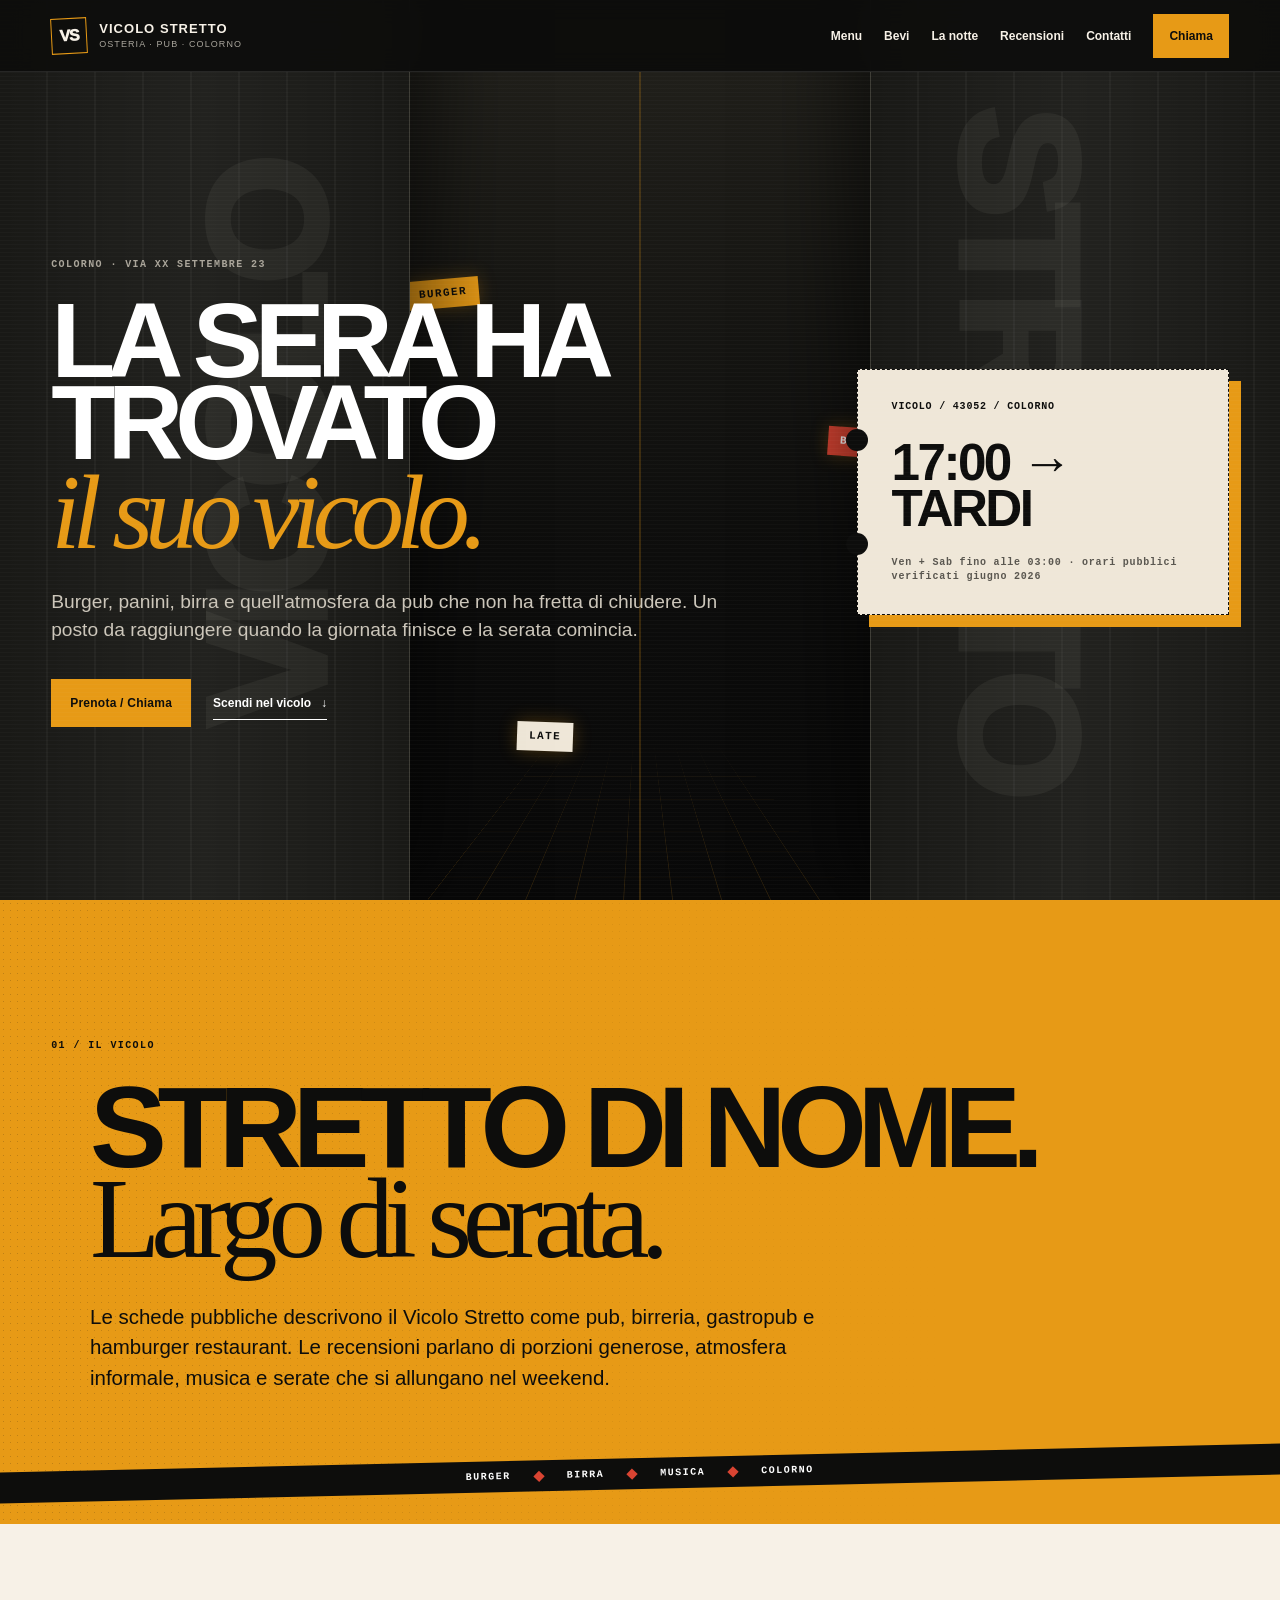
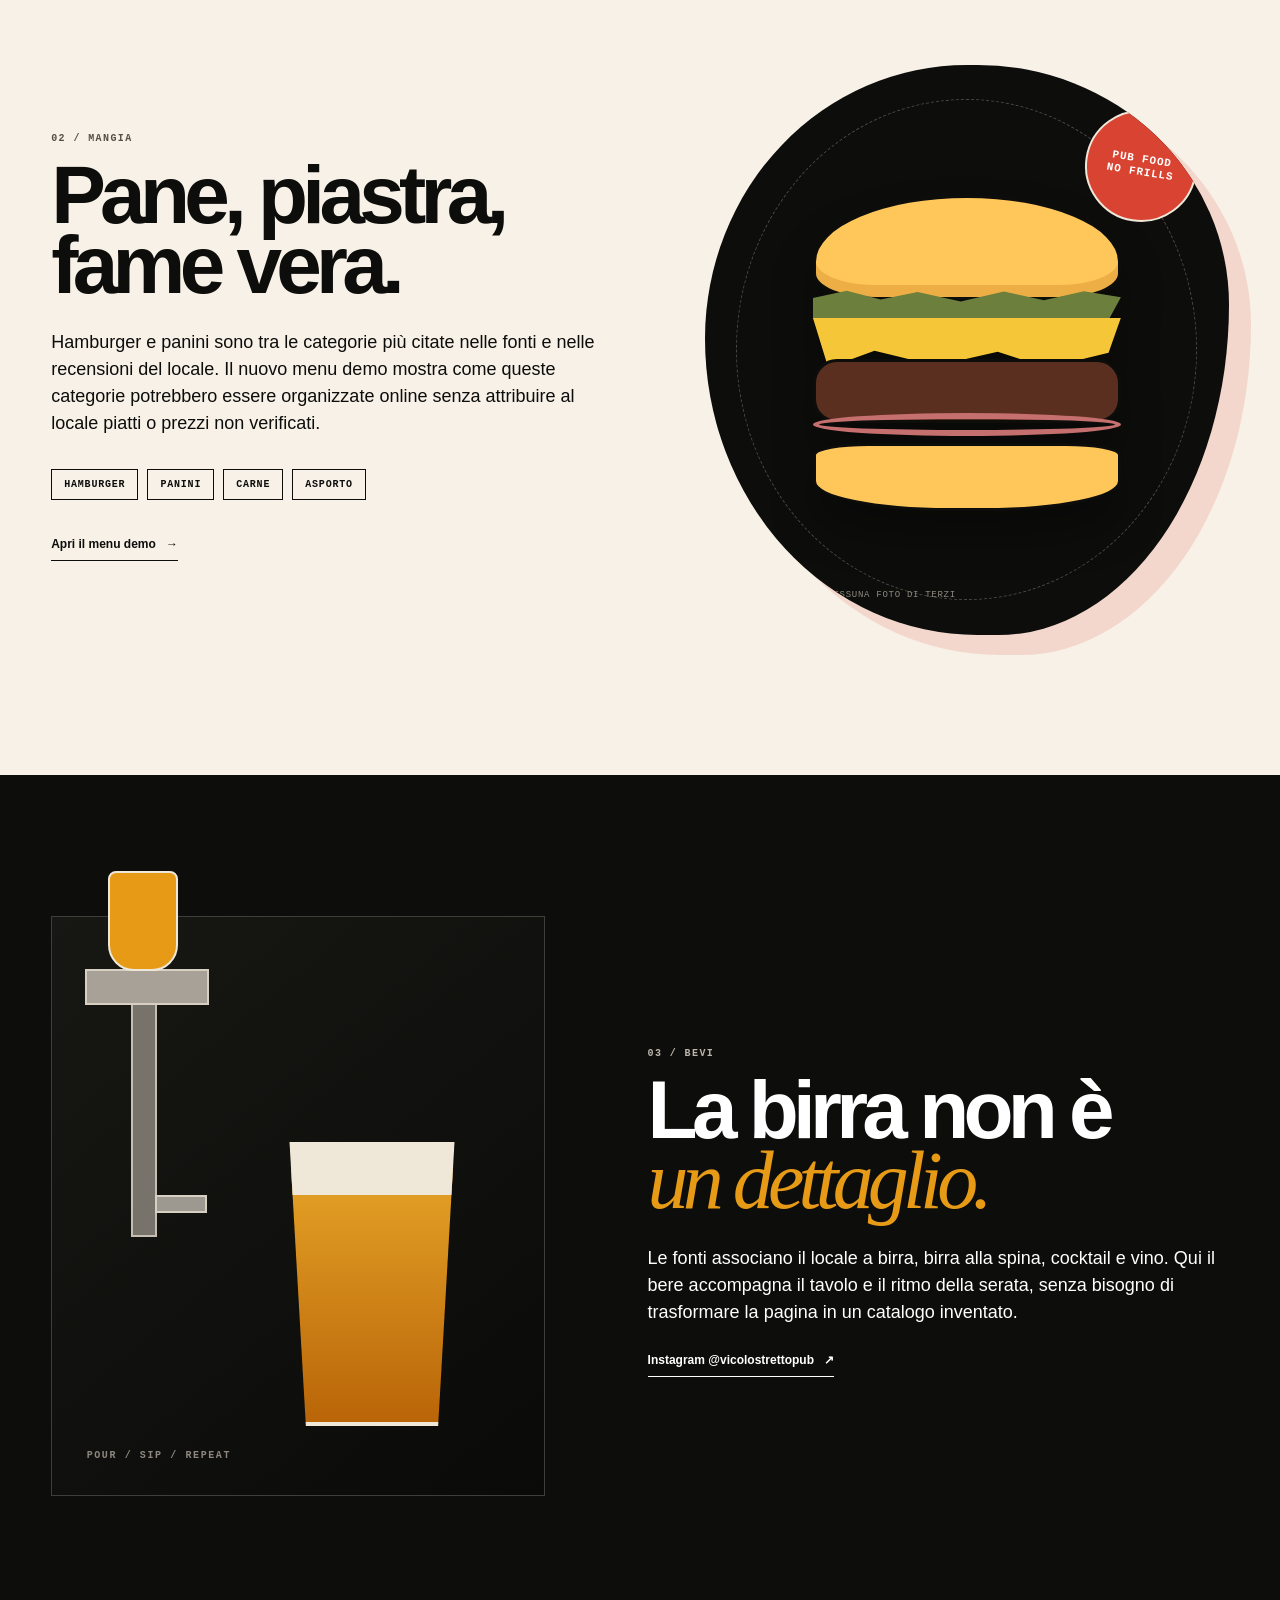
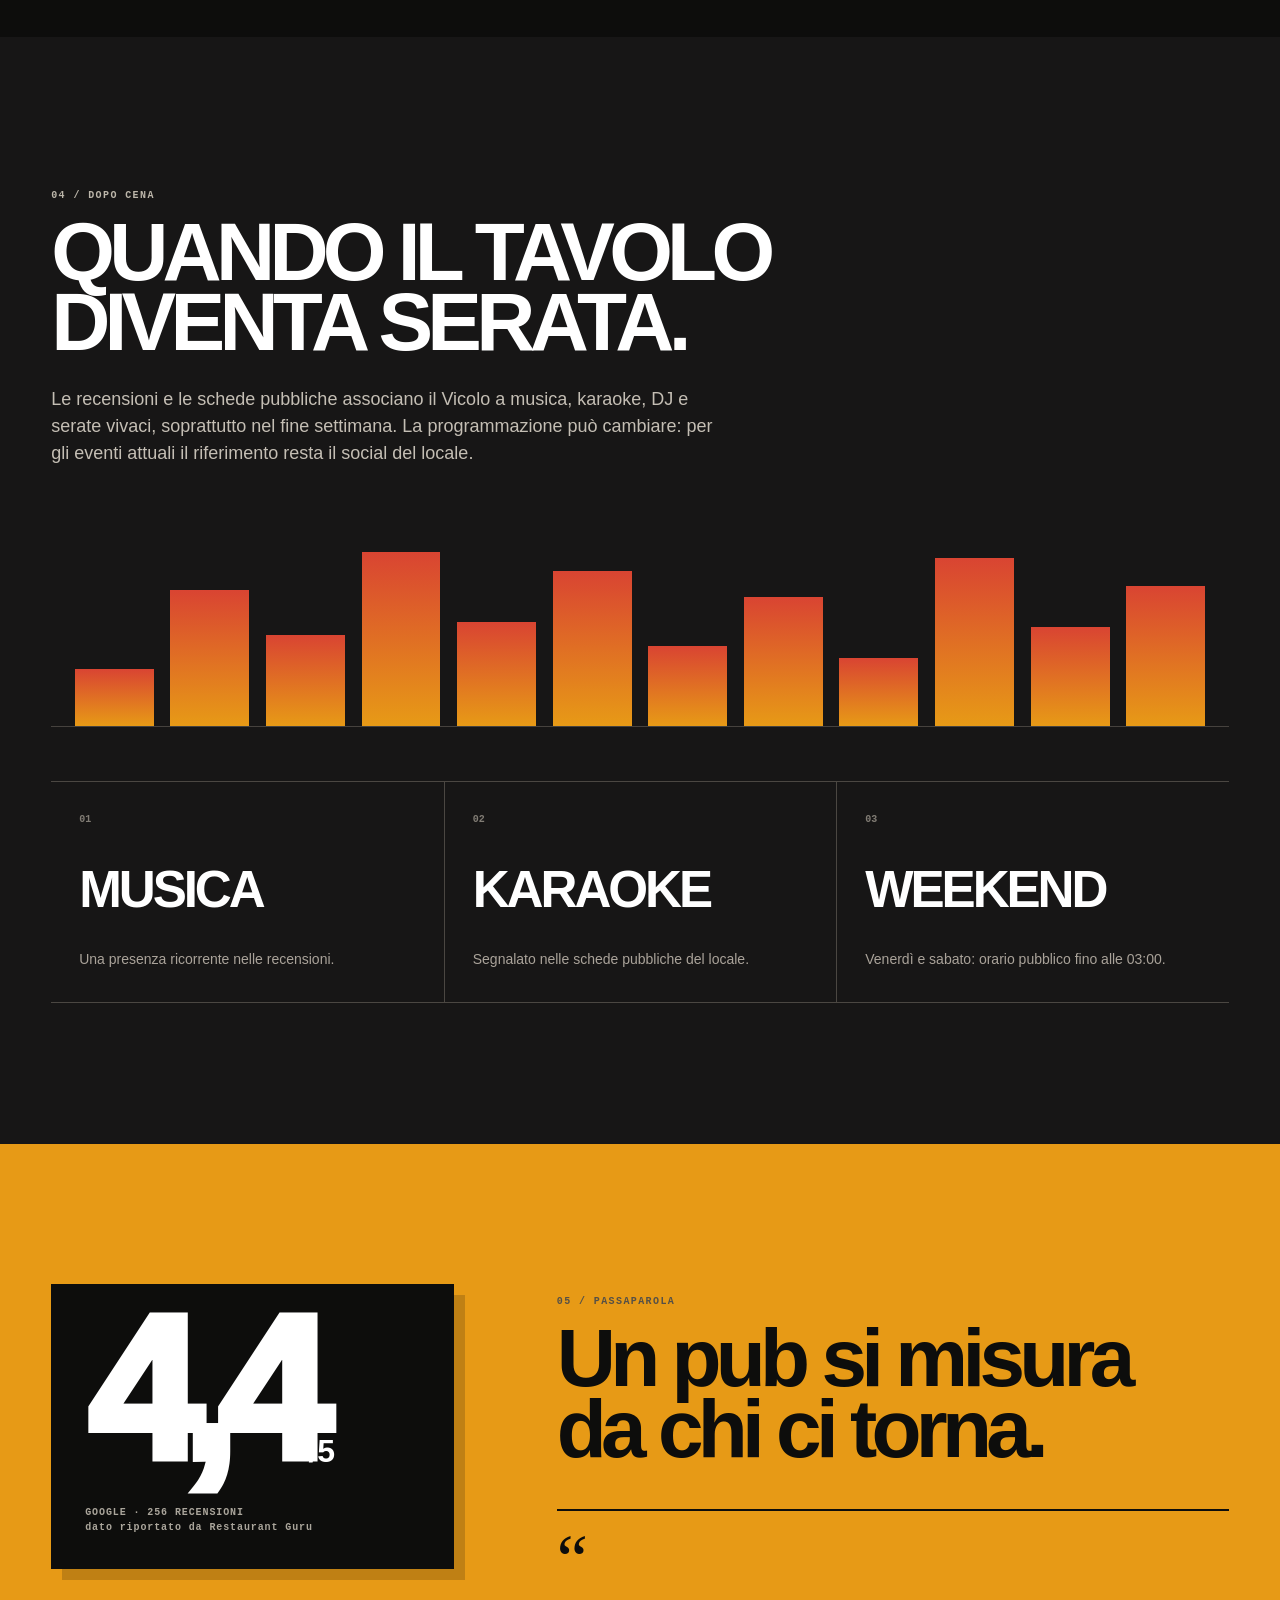
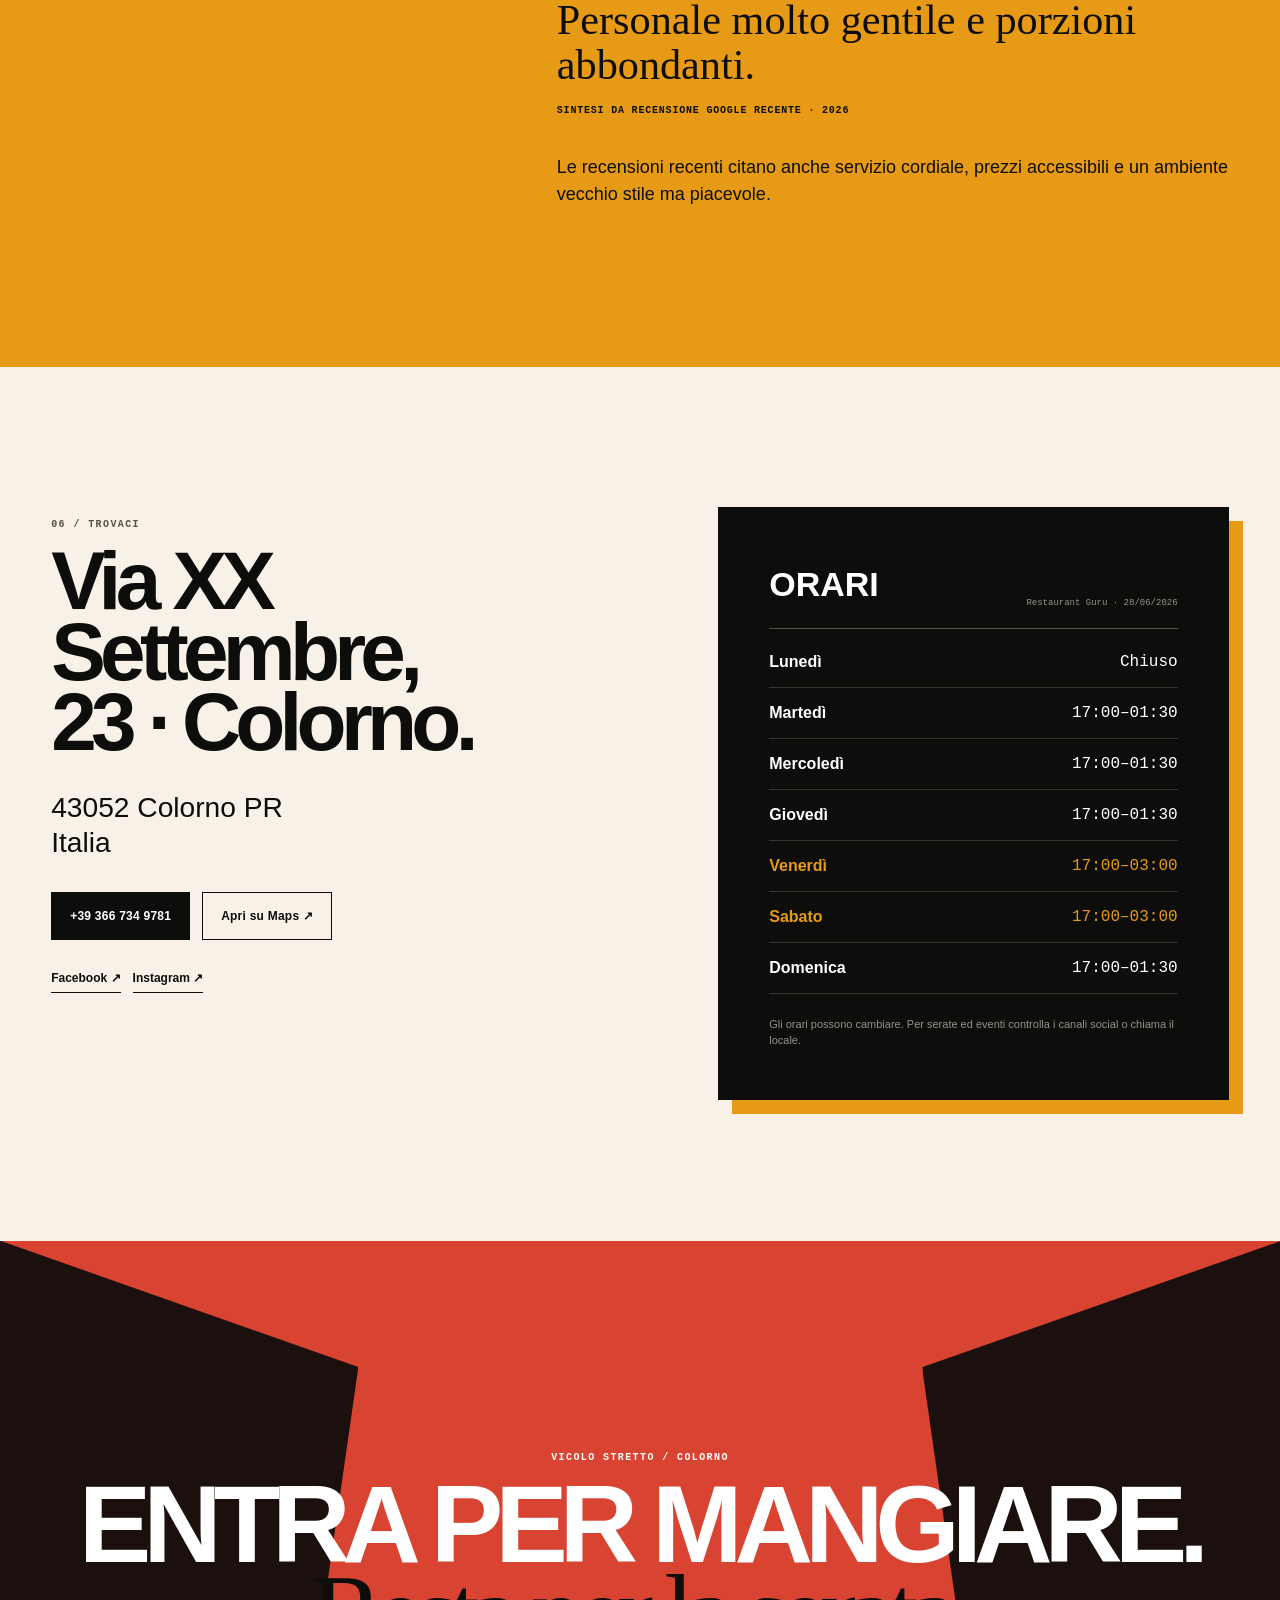
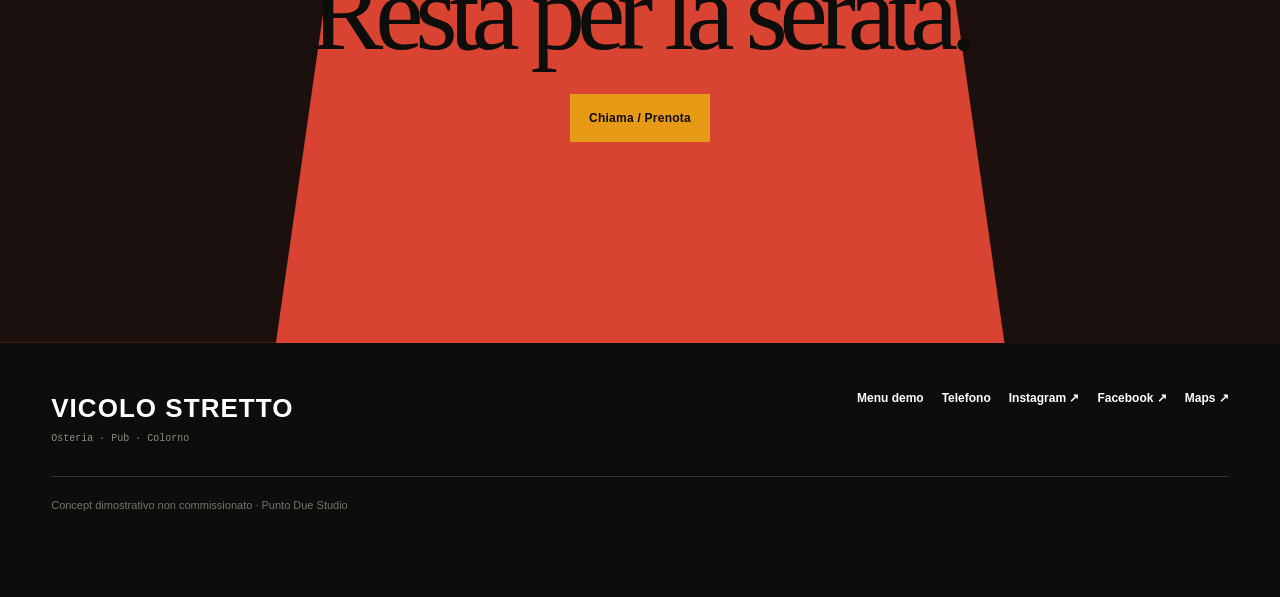
<file: index.html>
<!doctype html>
<html lang="it">
<head>
  <meta charset="utf-8">
  <meta name="viewport" content="width=device-width, initial-scale=1">
  <meta name="theme-color" content="#0d0d0c">
  <title>Osteria del Vicolo Stretto Pub — Colorno</title>
  <meta name="description" content="Concept demo per Osteria del Vicolo Stretto Pub a Colorno: burger, birra, atmosfera da pub e serate fino a tardi.">
  <meta property="og:title" content="Osteria del Vicolo Stretto Pub — Colorno">
  <meta property="og:description" content="La sera ha trovato il suo vicolo. Concept demo per Osteria del Vicolo Stretto Pub.">
  <meta property="og:type" content="website">
  <meta property="og:locale" content="it_IT">
  <meta name="twitter:card" content="summary">
  <link rel="icon" href="assets/favicon.svg" type="image/svg+xml">
  <link rel="stylesheet" href="styles.css">
  <script type="application/ld+json">
  {
    "@context":"https://schema.org",
    "@type":"BarOrPub",
    "name":"Osteria del Vicolo Stretto Pub",
    "description":"Pub e gastropub a Colorno con hamburger, panini, birra e servizio serale.",
    "telephone":"+39 366 734 9781",
    "priceRange":"€10–20",
    "address":{"@type":"PostalAddress","streetAddress":"Via XX Settembre 23","postalCode":"43052","addressLocality":"Colorno","addressRegion":"PR","addressCountry":"IT"},
    "sameAs":["https://www.facebook.com/vicolo.pub/","https://www.instagram.com/vicolostrettopub/"]
  }
  </script>
</head>
<body>
  <a class="skip-link" href="#main">Vai al contenuto</a>
  <header class="site-header" data-header>
    <a class="brand" href="#top" aria-label="Vicolo Stretto, torna all'inizio"><span class="brand-mark">VS</span><span class="brand-copy"><strong>VICOLO STRETTO</strong><small>Osteria · Pub · Colorno</small></span></a>
    <button class="menu-toggle" type="button" data-menu-toggle aria-controls="site-nav" aria-expanded="false"><span class="sr-only">Apri menu</span><i></i><i></i></button>
    <nav class="site-nav" id="site-nav" data-nav aria-label="Navigazione principale"><a href="menu.html">Menu</a><a href="#bevi">Bevi</a><a href="#notte">La notte</a><a href="#recensioni">Recensioni</a><a href="#visita">Contatti</a><a class="nav-cta" href="tel:+393667349781">Chiama</a></nav>
    <div class="scroll-progress" aria-hidden="true"><i data-progress></i></div>
  </header>
  <main id="main">
    <section class="hero" id="top" aria-labelledby="hero-title">
      <div class="wall wall-left" aria-hidden="true"><span>VICOLO</span></div><div class="wall wall-right" aria-hidden="true"><span>STRETTO</span></div>
      <div class="alley" data-alley aria-hidden="true"><div class="alley-lines"></div><div class="sign sign-a">BURGER</div><div class="sign sign-b">BIRRA</div><div class="sign sign-c">LATE</div></div>
      <div class="hero-copy reveal"><p class="kicker">COLORNO · VIA XX SETTEMBRE 23</p><h1 id="hero-title">La sera ha trovato<br><em>il suo vicolo.</em></h1><p class="hero-lead">Burger, panini, birra e quell'atmosfera da pub che non ha fretta di chiudere. Un posto da raggiungere quando la giornata finisce e la serata comincia.</p><div class="hero-actions"><a class="button button-amber" href="tel:+393667349781">Prenota / Chiama</a><a class="ghost-link" href="#mangia">Scendi nel vicolo <span>↓</span></a></div></div>
      <div class="hero-ticket reveal" aria-label="Informazioni rapide"><span class="ticket-hole" aria-hidden="true"></span><p>VICOLO / 43052 / COLORNO</p><strong>17:00 → TARDI</strong><small>Ven + Sab fino alle 03:00 · orari pubblici verificati giugno 2026</small></div>
    </section>
    <section class="manifesto" aria-labelledby="manifesto-title"><div class="manifesto-noise" aria-hidden="true"></div><p class="section-tag">01 / IL VICOLO</p><div class="manifesto-copy reveal"><h2 id="manifesto-title">Stretto di nome.<br><span>Largo di serata.</span></h2><p>Le schede pubbliche descrivono il Vicolo Stretto come pub, birreria, gastropub e hamburger restaurant. Le recensioni parlano di porzioni generose, atmosfera informale, musica e serate che si allungano nel weekend.</p></div><div class="manifesto-rail" aria-hidden="true"><span>BURGER</span><i></i><span>BIRRA</span><i></i><span>MUSICA</span><i></i><span>COLORNO</span></div></section>
    <section class="food" id="mangia" aria-labelledby="food-title"><div class="food-copy reveal"><p class="section-tag dark">02 / MANGIA</p><h2 id="food-title">Pane, piastra,<br>fame vera.</h2><p>Hamburger e panini sono tra le categorie più citate nelle fonti e nelle recensioni del locale. Il nuovo menu demo mostra come queste categorie potrebbero essere organizzate online senza attribuire al locale piatti o prezzi non verificati.</p><div class="pill-row" aria-label="Categorie documentate"><span>Hamburger</span><span>Panini</span><span>Carne</span><span>Asporto</span></div><p style="margin-top:28px"><a class="ghost-link" href="menu.html">Apri il menu demo <span>→</span></a></p></div><div class="burger-stage reveal" aria-hidden="true"><div class="burger"><i class="bun bun-top"></i><i class="lettuce"></i><i class="cheese"></i><i class="patty"></i><i class="onion"></i><i class="bun bun-bottom"></i></div><span class="burger-stamp">PUB FOOD<br>NO FRILLS</span><span class="burger-note">CSS artwork · nessuna foto di terzi</span></div></section>
    <section class="beer" id="bevi" aria-labelledby="beer-title"><div class="beer-art reveal" aria-hidden="true"><div class="tap"><span></span><i></i></div><div class="glass"><span class="foam"></span><span class="liquid"></span></div><div class="beer-copyline">POUR / SIP / REPEAT</div></div><div class="beer-copy reveal"><p class="section-tag light">03 / BEVI</p><h2 id="beer-title">La birra non è<br><em>un dettaglio.</em></h2><p>Le fonti associano il locale a birra, birra alla spina, cocktail e vino. Qui il bere accompagna il tavolo e il ritmo della serata, senza bisogno di trasformare la pagina in un catalogo inventato.</p><a class="ghost-link light-link" href="https://www.instagram.com/vicolostrettopub/" target="_blank" rel="noopener noreferrer">Instagram @vicolostrettopub <span>↗</span></a></div></section>
    <section class="night" id="notte" aria-labelledby="night-title"><div class="night-head reveal"><p class="section-tag light">04 / DOPO CENA</p><h2 id="night-title">Quando il tavolo<br>diventa serata.</h2><p>Le recensioni e le schede pubbliche associano il Vicolo a musica, karaoke, DJ e serate vivaci, soprattutto nel fine settimana. La programmazione può cambiare: per gli eventi attuali il riferimento resta il social del locale.</p></div><div class="equalizer" aria-hidden="true"><i></i><i></i><i></i><i></i><i></i><i></i><i></i><i></i><i></i><i></i><i></i><i></i></div><div class="night-grid"><article class="night-card reveal"><small>01</small><strong>MUSICA</strong><span>Una presenza ricorrente nelle recensioni.</span></article><article class="night-card reveal"><small>02</small><strong>KARAOKE</strong><span>Segnalato nelle schede pubbliche del locale.</span></article><article class="night-card reveal"><small>03</small><strong>WEEKEND</strong><span>Venerdì e sabato: orario pubblico fino alle 03:00.</span></article></div></section>
    <section class="proof" id="recensioni" aria-labelledby="proof-title"><div class="proof-score reveal"><span class="score-main">4,4</span><span class="score-out">/5</span><small>GOOGLE · 256 RECENSIONI<br>dato riportato da Restaurant Guru</small></div><div class="proof-copy reveal"><p class="section-tag dark">05 / PASSAPAROLA</p><h2 id="proof-title">Un pub si misura<br>da chi ci torna.</h2><blockquote><span>“</span><p>Personale molto gentile e porzioni abbondanti.</p><footer>Sintesi da recensione Google recente · 2026</footer></blockquote><p class="proof-note">Le recensioni recenti citano anche servizio cordiale, prezzi accessibili e un ambiente vecchio stile ma piacevole.</p></div></section>
    <section class="visit" id="visita" aria-labelledby="visit-title"><div class="visit-copy reveal"><p class="section-tag dark">06 / TROVACI</p><h2 id="visit-title">Via XX Settembre,<br>23 · Colorno.</h2><address>43052 Colorno PR<br>Italia</address><div class="visit-actions"><a class="button button-ink" href="tel:+393667349781">+39 366 734 9781</a><a class="button button-outline" href="https://www.google.com/maps/search/?api=1&query=Osteria+del+Vicolo+Stretto+Pub+Via+XX+Settembre+23+Colorno" target="_blank" rel="noopener noreferrer">Apri su Maps ↗</a></div><div class="social-row"><a href="https://www.facebook.com/vicolo.pub/" target="_blank" rel="noopener noreferrer">Facebook ↗</a><a href="https://www.instagram.com/vicolostrettopub/" target="_blank" rel="noopener noreferrer">Instagram ↗</a></div></div><aside class="hours-card reveal" aria-label="Orari pubblici verificati"><div class="hours-head"><strong>ORARI</strong><small>Restaurant Guru · 28/06/2026</small></div><dl><div><dt>Lunedì</dt><dd>Chiuso</dd></div><div><dt>Martedì</dt><dd>17:00–01:30</dd></div><div><dt>Mercoledì</dt><dd>17:00–01:30</dd></div><div><dt>Giovedì</dt><dd>17:00–01:30</dd></div><div class="late"><dt>Venerdì</dt><dd>17:00–03:00</dd></div><div class="late"><dt>Sabato</dt><dd>17:00–03:00</dd></div><div><dt>Domenica</dt><dd>17:00–01:30</dd></div></dl><p>Gli orari possono cambiare. Per serate ed eventi controlla i canali social o chiama il locale.</p></aside></section>
    <section class="closing" aria-labelledby="closing-title"><div class="closing-alley" aria-hidden="true"><i></i><i></i></div><div class="closing-copy reveal"><p>VICOLO STRETTO / COLORNO</p><h2 id="closing-title">Entra per mangiare.<br><span>Resta per la serata.</span></h2><a class="button button-amber" href="tel:+393667349781">Chiama / Prenota</a></div></section>
  </main>
  <footer class="site-footer"><div class="footer-brand"><strong>VICOLO STRETTO</strong><span>Osteria · Pub · Colorno</span></div><div class="footer-links"><a href="menu.html">Menu demo</a><a href="tel:+393667349781">Telefono</a><a href="https://www.instagram.com/vicolostrettopub/" target="_blank" rel="noopener noreferrer">Instagram ↗</a><a href="https://www.facebook.com/vicolo.pub/" target="_blank" rel="noopener noreferrer">Facebook ↗</a><a href="https://www.google.com/maps/search/?api=1&query=Osteria+del+Vicolo+Stretto+Pub+Via+XX+Settembre+23+Colorno" target="_blank" rel="noopener noreferrer">Maps ↗</a></div><p class="demo-note">Concept dimostrativo non commissionato · Punto Due Studio</p></footer>
  <nav class="mobile-dock" aria-label="Azioni rapide"><a href="menu.html">Menu</a><a href="tel:+393667349781">Chiama</a><a href="https://www.google.com/maps/search/?api=1&query=Osteria+del+Vicolo+Stretto+Pub+Via+XX+Settembre+23+Colorno" target="_blank" rel="noopener noreferrer">Maps</a></nav>
  <script src="script.js" defer></script>
</body>
</html>
</file>
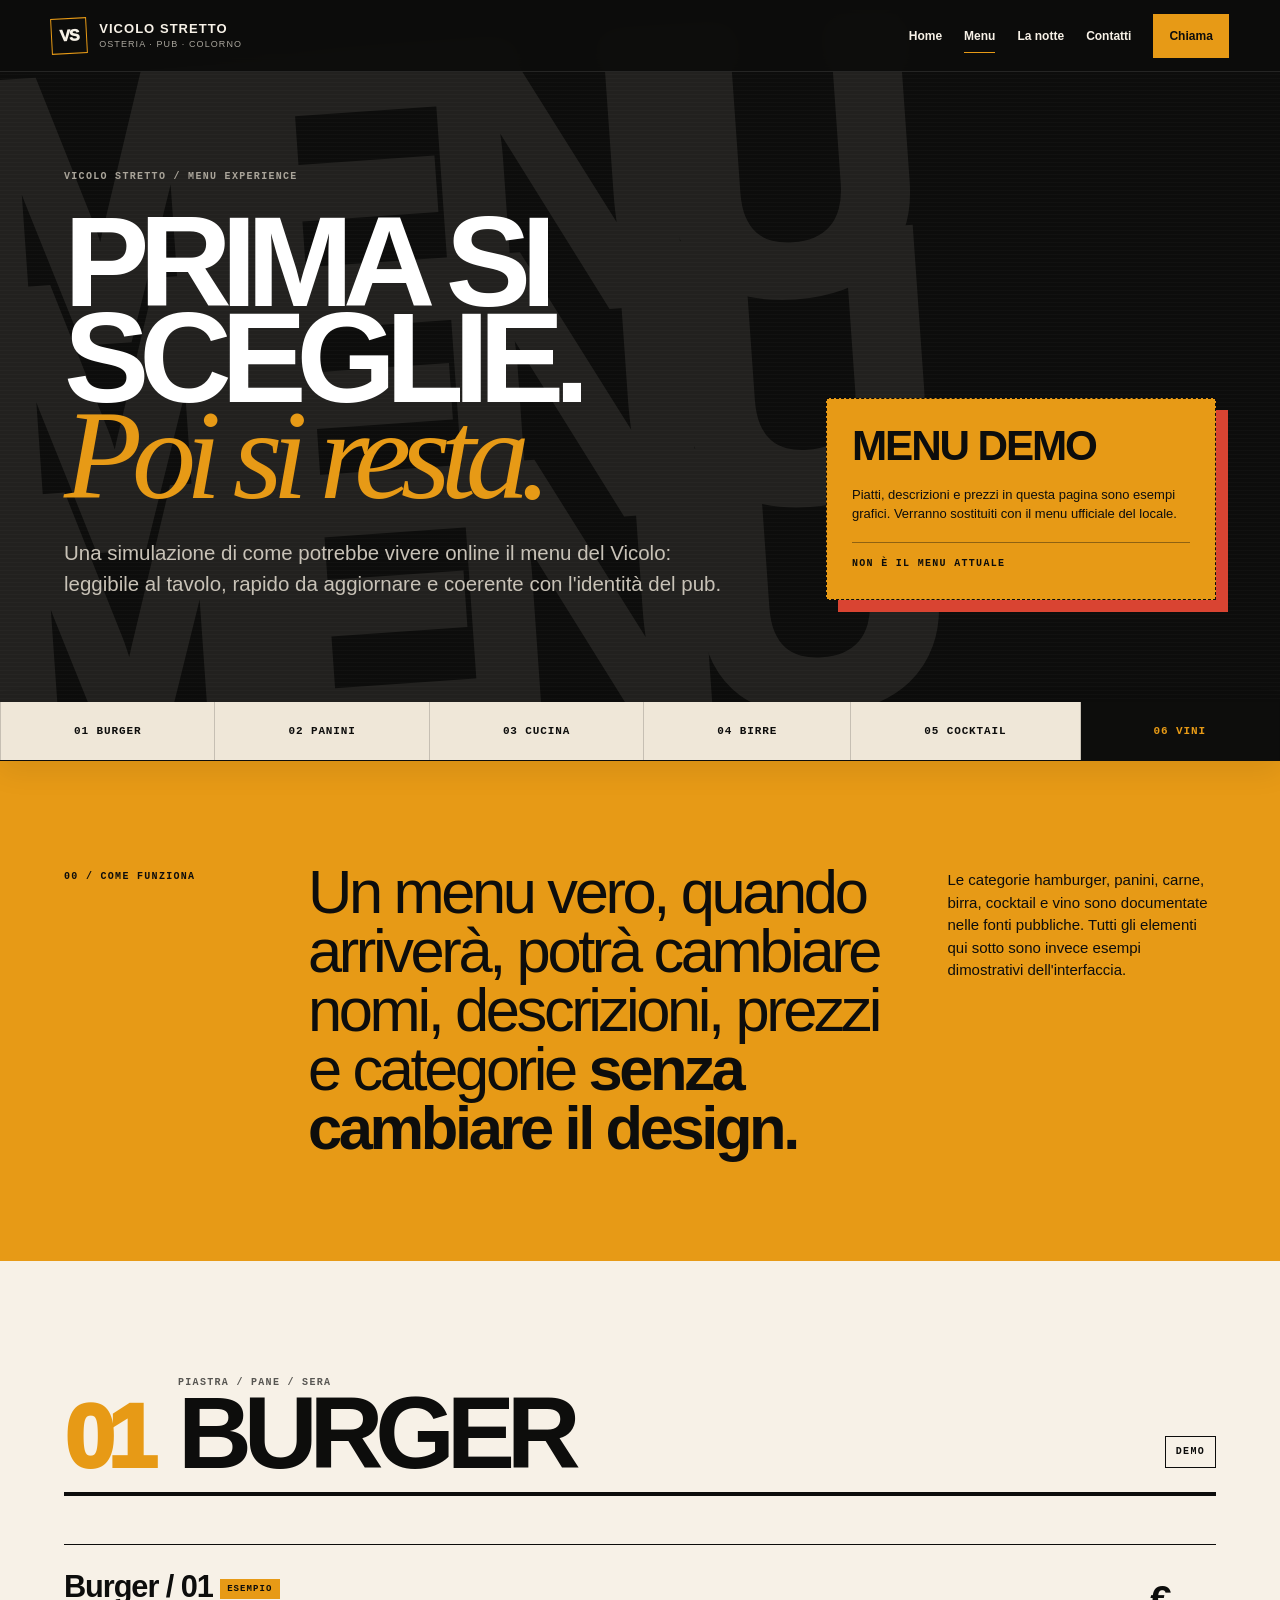
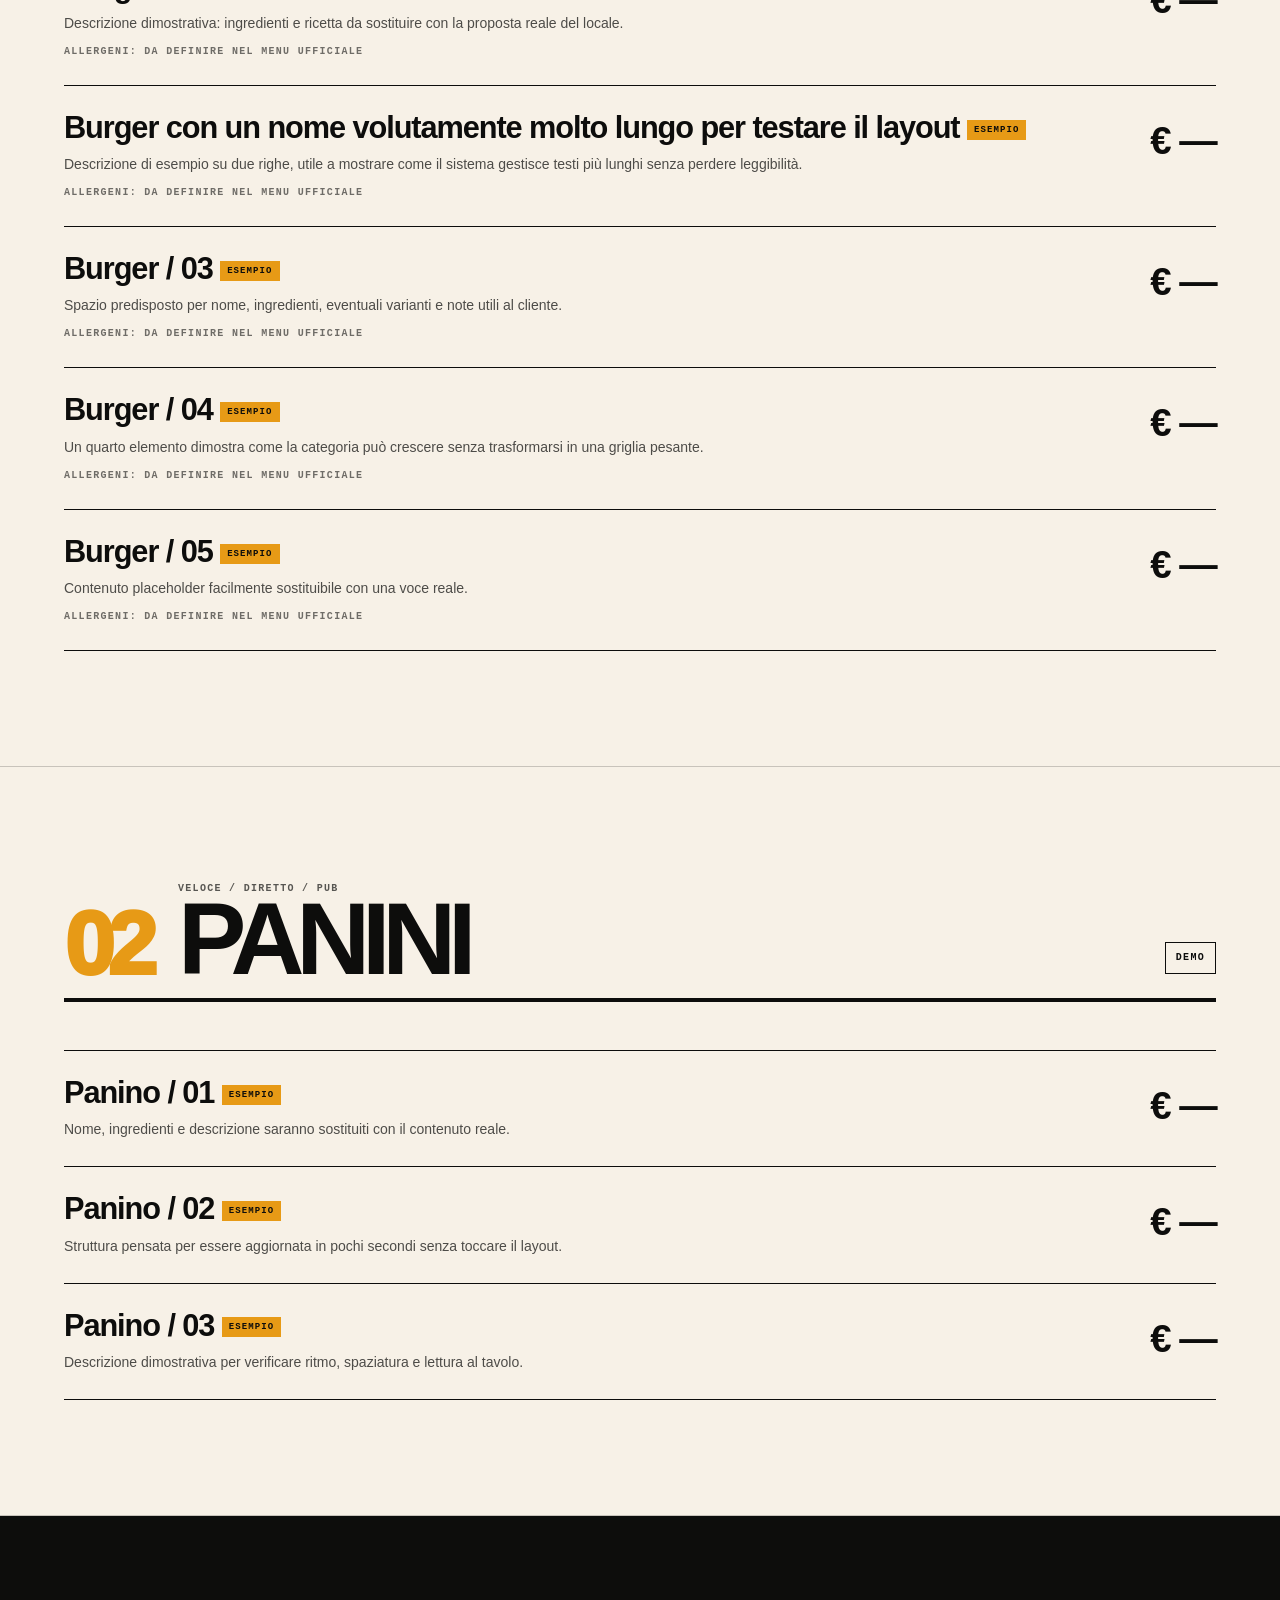
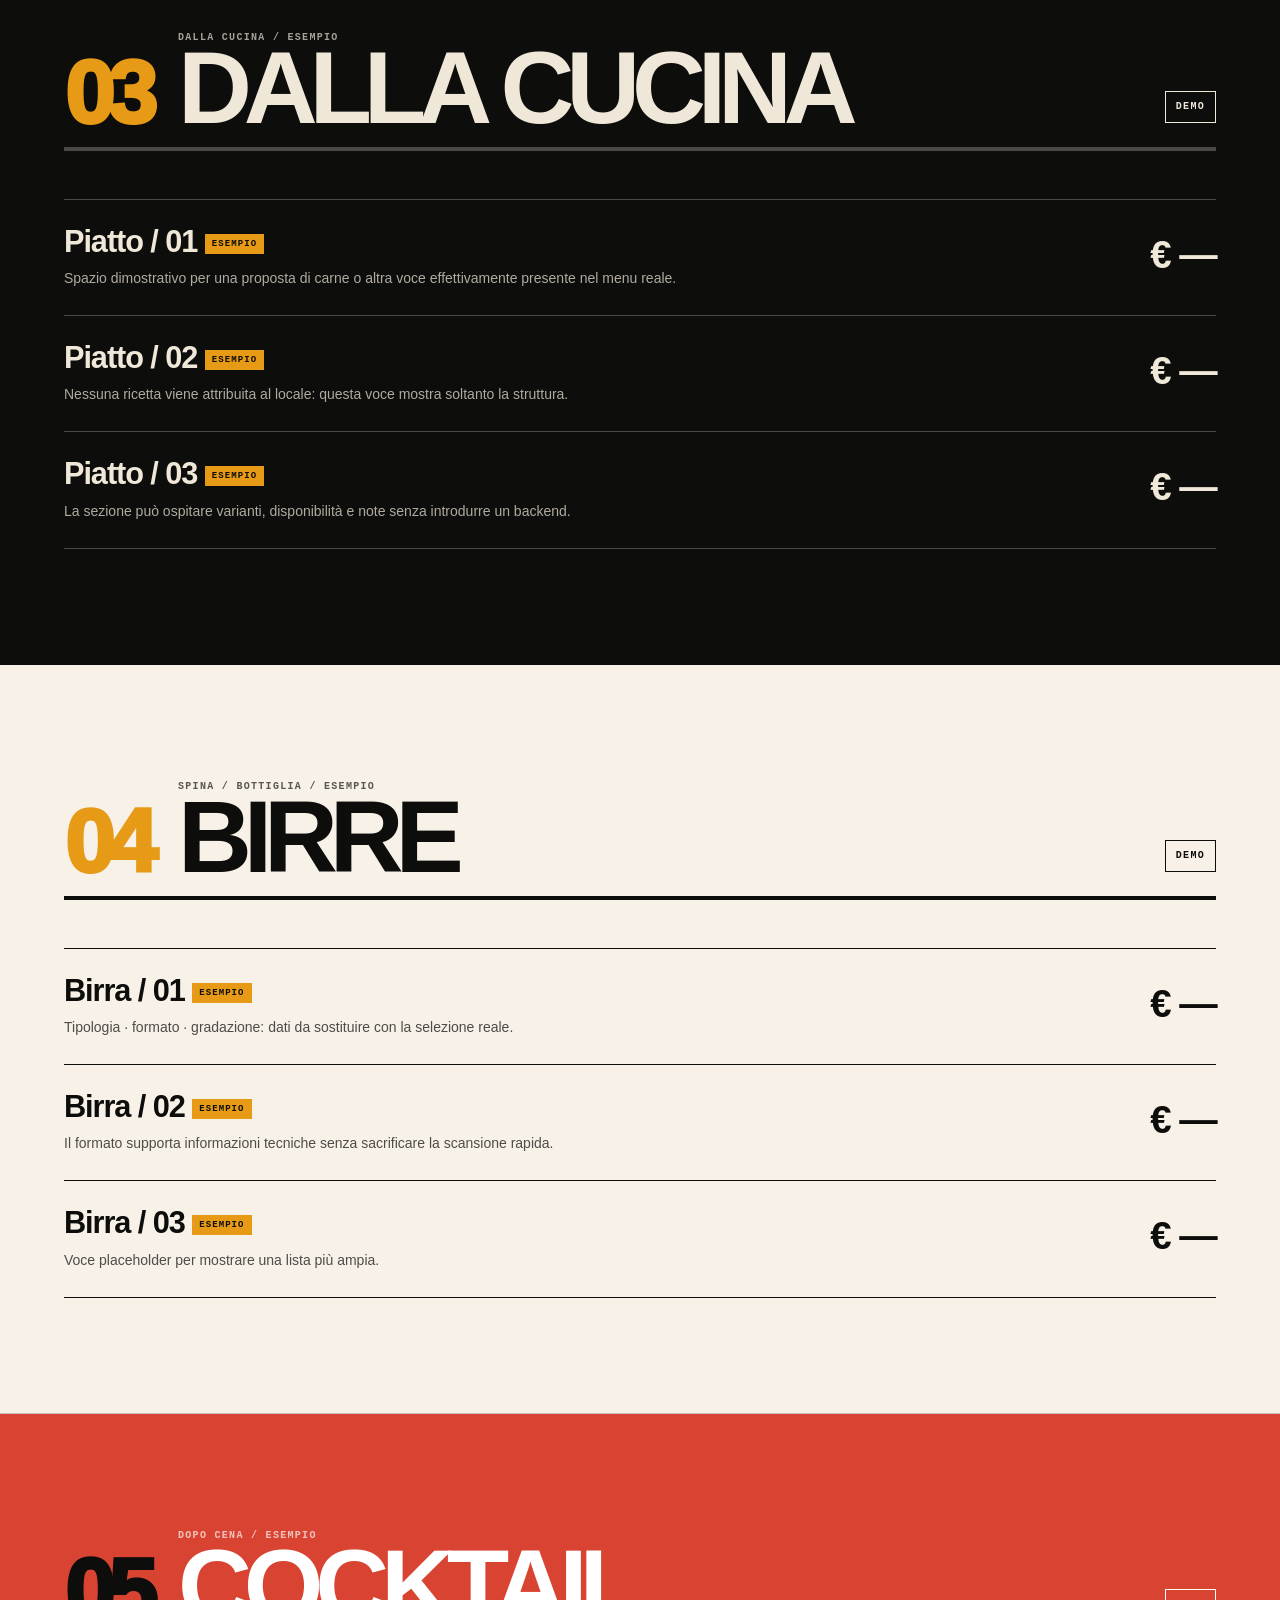
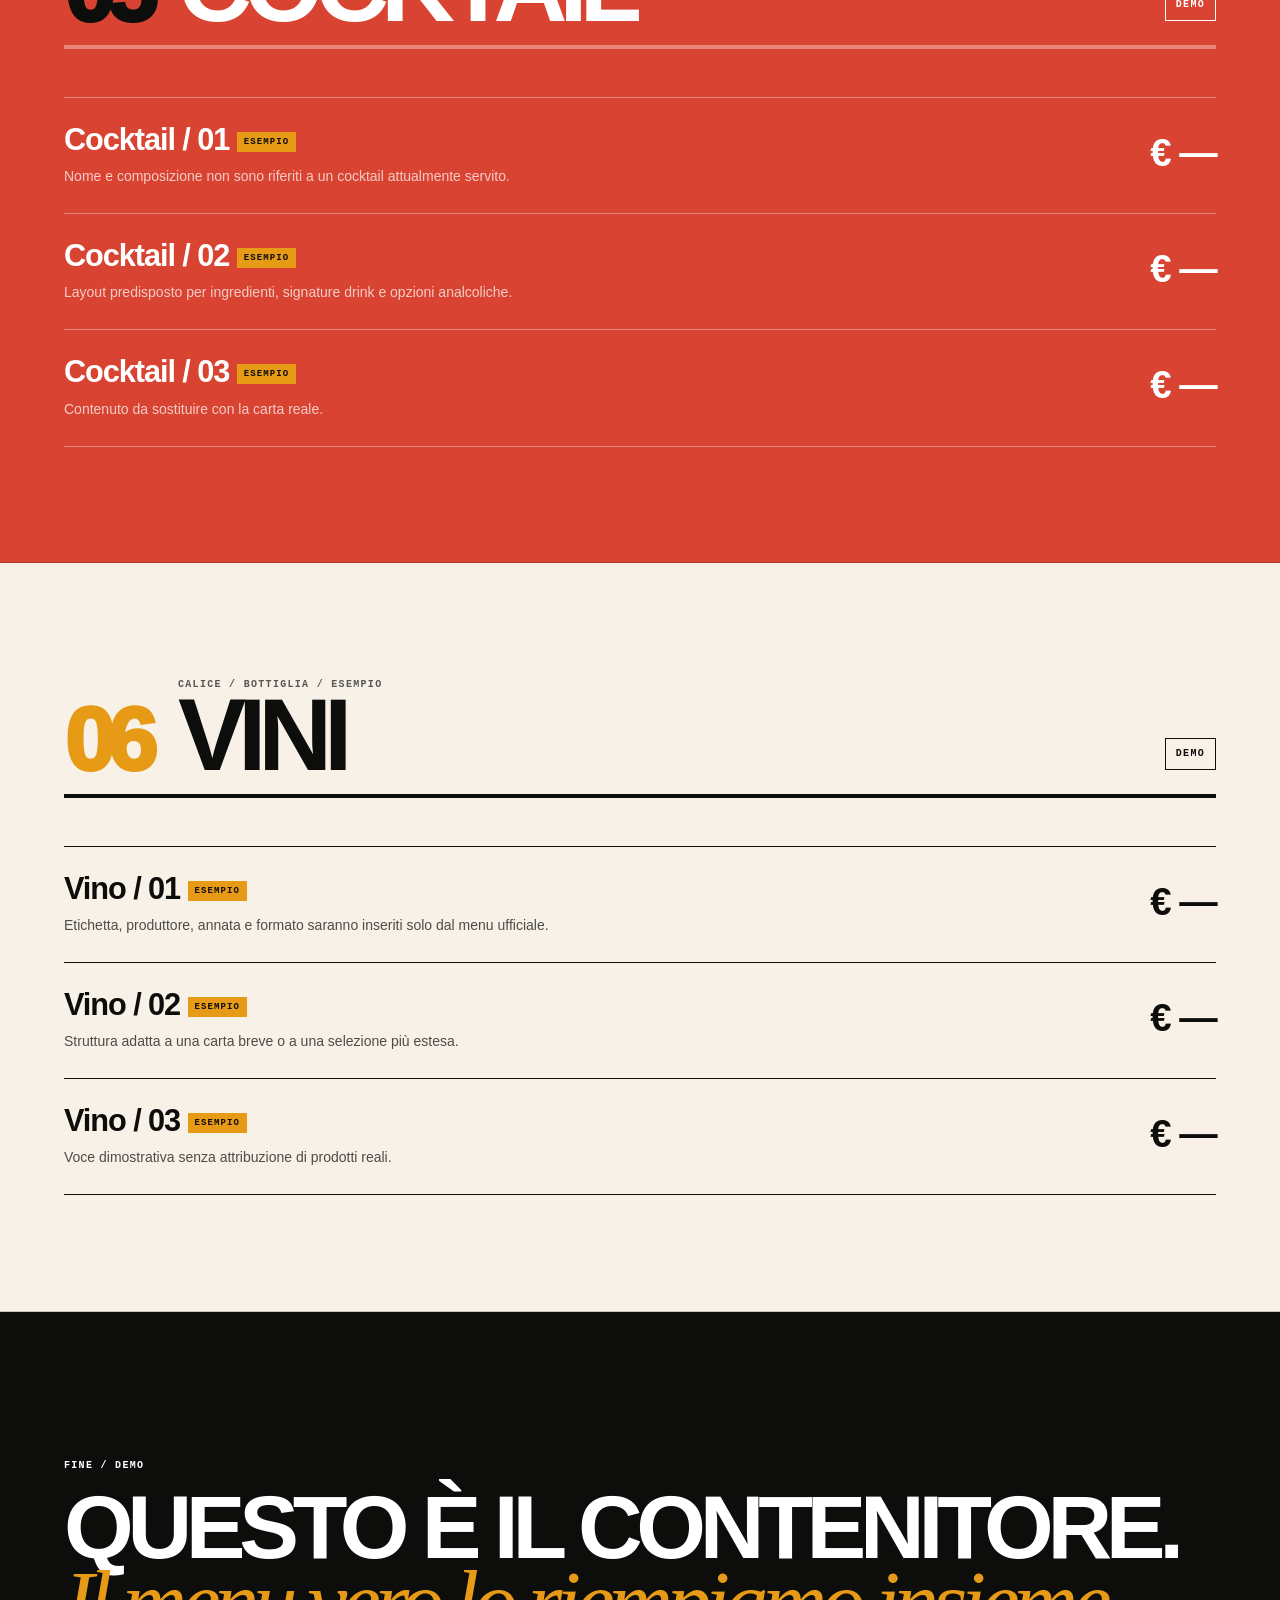
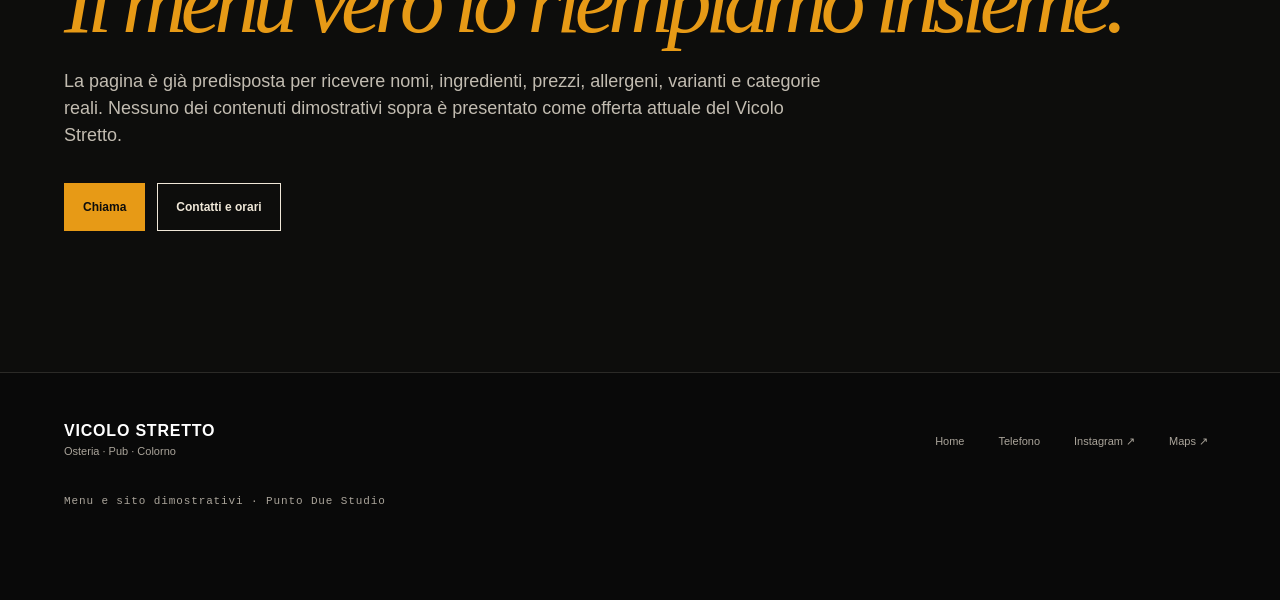
<file: menu.html>
<!doctype html>
<html lang="it">
<head>
  <meta charset="utf-8">
  <meta name="viewport" content="width=device-width, initial-scale=1">
  <meta name="theme-color" content="#0d0d0c">
  <title>Menu demo · Osteria del Vicolo Stretto Pub</title>
  <meta name="description" content="Menu digitale dimostrativo per Osteria del Vicolo Stretto Pub a Colorno. Struttura e contenuti di esempio da sostituire con il menu ufficiale.">
  <meta property="og:title" content="Menu demo · Osteria del Vicolo Stretto Pub">
  <meta property="og:description" content="Una dimostrazione di come potrebbe funzionare il menu digitale di Vicolo Stretto.">
  <meta property="og:type" content="website">
  <meta property="og:locale" content="it_IT">
  <meta name="twitter:card" content="summary">
  <link rel="icon" href="assets/favicon.svg" type="image/svg+xml">
  <link rel="stylesheet" href="menu.css">
</head>
<body>
  <a class="skip-link" href="#menu-main">Vai al menu</a>
  <header class="site-header" data-header>
    <a class="brand" href="index.html" aria-label="Vicolo Stretto, torna alla homepage">
      <span class="brand-mark">VS</span>
      <span class="brand-copy"><strong>VICOLO STRETTO</strong><small>Osteria · Pub · Colorno</small></span>
    </a>
    <button class="menu-toggle" type="button" data-menu-toggle aria-controls="site-nav" aria-expanded="false"><span class="sr-only">Apri menu di navigazione</span><i></i><i></i></button>
    <nav class="site-nav" id="site-nav" data-nav aria-label="Navigazione principale">
      <a href="index.html">Home</a>
      <a class="is-current" href="menu.html" aria-current="page">Menu</a>
      <a href="index.html#notte">La notte</a>
      <a href="index.html#visita">Contatti</a>
      <a class="nav-cta" href="tel:+393667349781">Chiama</a>
    </nav>
    <div class="scroll-progress" aria-hidden="true"><i data-progress></i></div>
  </header>

  <main id="menu-main">
    <section class="menu-hero" aria-labelledby="menu-title">
      <div class="poster-wall" aria-hidden="true"><span>MENU</span><span>MENU</span><span>MENU</span></div>
      <div class="menu-hero-copy reveal">
        <p class="eyebrow">VICOLO STRETTO / MENU EXPERIENCE</p>
        <h1 id="menu-title">Prima si sceglie.<br><em>Poi si resta.</em></h1>
        <p class="hero-lead">Una simulazione di come potrebbe vivere online il menu del Vicolo: leggibile al tavolo, rapido da aggiornare e coerente con l'identità del pub.</p>
      </div>
      <aside class="demo-stamp reveal" aria-label="Avviso menu dimostrativo">
        <strong>MENU DEMO</strong>
        <p>Piatti, descrizioni e prezzi in questa pagina sono esempi grafici. Verranno sostituiti con il menu ufficiale del locale.</p>
        <span>NON È IL MENU ATTUALE</span>
      </aside>
    </section>

    <nav class="category-nav" aria-label="Categorie del menu demo" data-category-nav>
      <div class="category-track">
        <a href="#burger" data-category-link="burger">01 Burger</a>
        <a href="#panini" data-category-link="panini">02 Panini</a>
        <a href="#cucina" data-category-link="cucina">03 Cucina</a>
        <a href="#birre" data-category-link="birre">04 Birre</a>
        <a href="#cocktail" data-category-link="cocktail">05 Cocktail</a>
        <a href="#vini" data-category-link="vini">06 Vini</a>
      </div>
    </nav>

    <section class="menu-intro">
      <div class="menu-intro-grid reveal">
        <p class="section-number">00 / COME FUNZIONA</p>
        <p class="intro-big">Un menu vero, quando arriverà, potrà cambiare nomi, descrizioni, prezzi e categorie <strong>senza cambiare il design.</strong></p>
        <p class="intro-small">Le categorie hamburger, panini, carne, birra, cocktail e vino sono documentate nelle fonti pubbliche. Tutti gli elementi qui sotto sono invece esempi dimostrativi dell'interfaccia.</p>
      </div>
    </section>

    <div class="menu-ledger">
      <section class="menu-category" id="burger" data-category="burger" aria-labelledby="burger-title">
        <header class="category-head reveal"><span class="category-no">01</span><div><p>PIASTRA / PANE / SERA</p><h2 id="burger-title">Burger</h2></div><span class="category-mark">DEMO</span></header>
        <div class="menu-items">
          <article class="menu-item reveal"><div><h3>Burger / 01 <small>ESEMPIO</small></h3><p>Descrizione dimostrativa: ingredienti e ricetta da sostituire con la proposta reale del locale.</p><span class="allergen-note">Allergeni: da definire nel menu ufficiale</span></div><strong class="price">€ —</strong></article>
          <article class="menu-item reveal"><div><h3>Burger con un nome volutamente molto lungo per testare il layout <small>ESEMPIO</small></h3><p>Descrizione di esempio su due righe, utile a mostrare come il sistema gestisce testi più lunghi senza perdere leggibilità.</p><span class="allergen-note">Allergeni: da definire nel menu ufficiale</span></div><strong class="price">€ —</strong></article>
          <article class="menu-item reveal"><div><h3>Burger / 03 <small>ESEMPIO</small></h3><p>Spazio predisposto per nome, ingredienti, eventuali varianti e note utili al cliente.</p><span class="allergen-note">Allergeni: da definire nel menu ufficiale</span></div><strong class="price">€ —</strong></article>
          <article class="menu-item reveal"><div><h3>Burger / 04 <small>ESEMPIO</small></h3><p>Un quarto elemento dimostra come la categoria può crescere senza trasformarsi in una griglia pesante.</p><span class="allergen-note">Allergeni: da definire nel menu ufficiale</span></div><strong class="price">€ —</strong></article>
          <article class="menu-item reveal"><div><h3>Burger / 05 <small>ESEMPIO</small></h3><p>Contenuto placeholder facilmente sostituibile con una voce reale.</p><span class="allergen-note">Allergeni: da definire nel menu ufficiale</span></div><strong class="price">€ —</strong></article>
        </div>
      </section>

      <section class="menu-category" id="panini" data-category="panini" aria-labelledby="panini-title">
        <header class="category-head reveal"><span class="category-no">02</span><div><p>VELOCE / DIRETTO / PUB</p><h2 id="panini-title">Panini</h2></div><span class="category-mark">DEMO</span></header>
        <div class="menu-items">
          <article class="menu-item reveal"><div><h3>Panino / 01 <small>ESEMPIO</small></h3><p>Nome, ingredienti e descrizione saranno sostituiti con il contenuto reale.</p></div><strong class="price">€ —</strong></article>
          <article class="menu-item reveal"><div><h3>Panino / 02 <small>ESEMPIO</small></h3><p>Struttura pensata per essere aggiornata in pochi secondi senza toccare il layout.</p></div><strong class="price">€ —</strong></article>
          <article class="menu-item reveal"><div><h3>Panino / 03 <small>ESEMPIO</small></h3><p>Descrizione dimostrativa per verificare ritmo, spaziatura e lettura al tavolo.</p></div><strong class="price">€ —</strong></article>
        </div>
      </section>

      <section class="menu-category menu-category-dark" id="cucina" data-category="cucina" aria-labelledby="cucina-title">
        <header class="category-head reveal"><span class="category-no">03</span><div><p>DALLA CUCINA / ESEMPIO</p><h2 id="cucina-title">Dalla cucina</h2></div><span class="category-mark">DEMO</span></header>
        <div class="menu-items">
          <article class="menu-item reveal"><div><h3>Piatto / 01 <small>ESEMPIO</small></h3><p>Spazio dimostrativo per una proposta di carne o altra voce effettivamente presente nel menu reale.</p></div><strong class="price">€ —</strong></article>
          <article class="menu-item reveal"><div><h3>Piatto / 02 <small>ESEMPIO</small></h3><p>Nessuna ricetta viene attribuita al locale: questa voce mostra soltanto la struttura.</p></div><strong class="price">€ —</strong></article>
          <article class="menu-item reveal"><div><h3>Piatto / 03 <small>ESEMPIO</small></h3><p>La sezione può ospitare varianti, disponibilità e note senza introdurre un backend.</p></div><strong class="price">€ —</strong></article>
        </div>
      </section>

      <section class="menu-category" id="birre" data-category="birre" aria-labelledby="birre-title">
        <header class="category-head reveal"><span class="category-no">04</span><div><p>SPINA / BOTTIGLIA / ESEMPIO</p><h2 id="birre-title">Birre</h2></div><span class="category-mark">DEMO</span></header>
        <div class="menu-items drinks">
          <article class="menu-item reveal"><div><h3>Birra / 01 <small>ESEMPIO</small></h3><p>Tipologia · formato · gradazione: dati da sostituire con la selezione reale.</p></div><strong class="price">€ —</strong></article>
          <article class="menu-item reveal"><div><h3>Birra / 02 <small>ESEMPIO</small></h3><p>Il formato supporta informazioni tecniche senza sacrificare la scansione rapida.</p></div><strong class="price">€ —</strong></article>
          <article class="menu-item reveal"><div><h3>Birra / 03 <small>ESEMPIO</small></h3><p>Voce placeholder per mostrare una lista più ampia.</p></div><strong class="price">€ —</strong></article>
        </div>
      </section>

      <section class="menu-category menu-category-red" id="cocktail" data-category="cocktail" aria-labelledby="cocktail-title">
        <header class="category-head reveal"><span class="category-no">05</span><div><p>DOPO CENA / ESEMPIO</p><h2 id="cocktail-title">Cocktail</h2></div><span class="category-mark">DEMO</span></header>
        <div class="menu-items">
          <article class="menu-item reveal"><div><h3>Cocktail / 01 <small>ESEMPIO</small></h3><p>Nome e composizione non sono riferiti a un cocktail attualmente servito.</p></div><strong class="price">€ —</strong></article>
          <article class="menu-item reveal"><div><h3>Cocktail / 02 <small>ESEMPIO</small></h3><p>Layout predisposto per ingredienti, signature drink e opzioni analcoliche.</p></div><strong class="price">€ —</strong></article>
          <article class="menu-item reveal"><div><h3>Cocktail / 03 <small>ESEMPIO</small></h3><p>Contenuto da sostituire con la carta reale.</p></div><strong class="price">€ —</strong></article>
        </div>
      </section>

      <section class="menu-category" id="vini" data-category="vini" aria-labelledby="vini-title">
        <header class="category-head reveal"><span class="category-no">06</span><div><p>CALICE / BOTTIGLIA / ESEMPIO</p><h2 id="vini-title">Vini</h2></div><span class="category-mark">DEMO</span></header>
        <div class="menu-items drinks">
          <article class="menu-item reveal"><div><h3>Vino / 01 <small>ESEMPIO</small></h3><p>Etichetta, produttore, annata e formato saranno inseriti solo dal menu ufficiale.</p></div><strong class="price">€ —</strong></article>
          <article class="menu-item reveal"><div><h3>Vino / 02 <small>ESEMPIO</small></h3><p>Struttura adatta a una carta breve o a una selezione più estesa.</p></div><strong class="price">€ —</strong></article>
          <article class="menu-item reveal"><div><h3>Vino / 03 <small>ESEMPIO</small></h3><p>Voce dimostrativa senza attribuzione di prodotti reali.</p></div><strong class="price">€ —</strong></article>
        </div>
      </section>
    </div>

    <section class="menu-note" aria-labelledby="note-title">
      <div class="menu-note-inner reveal">
        <p class="section-number">FINE / DEMO</p>
        <h2 id="note-title">Questo è il contenitore.<br><em>Il menu vero lo riempiamo insieme.</em></h2>
        <p>La pagina è già predisposta per ricevere nomi, ingredienti, prezzi, allergeni, varianti e categorie reali. Nessuno dei contenuti dimostrativi sopra è presentato come offerta attuale del Vicolo Stretto.</p>
        <div class="final-actions"><a class="button button-amber" href="tel:+393667349781">Chiama</a><a class="button button-outline-light" href="index.html#visita">Contatti e orari</a></div>
      </div>
    </section>
  </main>

  <footer class="site-footer">
    <div><strong>VICOLO STRETTO</strong><span>Osteria · Pub · Colorno</span></div>
    <div class="footer-links"><a href="index.html">Home</a><a href="tel:+393667349781">Telefono</a><a href="https://www.instagram.com/vicolostrettopub/" target="_blank" rel="noopener noreferrer">Instagram ↗</a><a href="https://www.google.com/maps/search/?api=1&query=Osteria+del+Vicolo+Stretto+Pub+Via+XX+Settembre+23+Colorno" target="_blank" rel="noopener noreferrer">Maps ↗</a></div>
    <p>Menu e sito dimostrativi · Punto Due Studio</p>
  </footer>

  <nav class="mobile-dock" aria-label="Azioni rapide"><a class="is-current" href="menu.html">Menu</a><a href="tel:+393667349781">Chiama</a><a href="https://www.google.com/maps/search/?api=1&query=Osteria+del+Vicolo+Stretto+Pub+Via+XX+Settembre+23+Colorno" target="_blank" rel="noopener noreferrer">Maps</a></nav>
  <script src="menu.js" defer></script>
</body>
</html>
</file>
<file: styles.css>
:root{
  --night:#0d0d0c;--night-soft:#171714;--paper:#efe7d8;--paper-2:#f7f1e7;--amber:#e79a16;--amber-soft:#ffc759;--red:#d94432;--steel:#9c9a92;--line:rgba(13,13,12,.2);--header-h:72px;--ease:cubic-bezier(.22,.61,.36,1)
}
*{box-sizing:border-box}html{scroll-behavior:smooth}body{margin:0;background:var(--paper);color:var(--night);font-family:Arial,Helvetica,sans-serif;line-height:1.5;overflow-x:hidden}a{color:inherit;text-decoration:none}button{font:inherit}img,svg{display:block;max-width:100%}[id]{scroll-margin-top:calc(var(--header-h) + 18px)}::selection{background:var(--amber);color:var(--night)}.sr-only{position:absolute!important;width:1px;height:1px;padding:0;margin:-1px;overflow:hidden;clip:rect(0,0,0,0);white-space:nowrap;border:0}.skip-link{position:fixed;left:16px;top:-90px;z-index:9999;background:var(--amber);color:var(--night);padding:12px 16px;font-weight:900}.skip-link:focus{top:14px}:focus-visible{outline:3px solid var(--amber);outline-offset:4px}
.site-header{height:var(--header-h);position:fixed;inset:0 0 auto;z-index:1000;display:flex;align-items:center;justify-content:space-between;padding:0 clamp(16px,4vw,54px);background:rgba(13,13,12,.93);color:var(--paper-2);border-bottom:1px solid rgba(255,255,255,.1);backdrop-filter:blur(12px)}.brand{display:flex;align-items:center;gap:12px;min-width:0;min-height:44px}.brand-mark{width:36px;height:36px;border:1px solid var(--amber);display:grid;place-items:center;font-weight:1000;letter-spacing:-.08em;transform:rotate(-3deg)}.brand-copy{display:flex;flex-direction:column;line-height:1}.brand-copy strong{font-size:13px;letter-spacing:.08em}.brand-copy small{font-size:9px;letter-spacing:.12em;text-transform:uppercase;color:#aaa69d;margin-top:5px}.site-nav{display:flex;align-items:center;gap:22px;font-size:12px;font-weight:800}.site-nav a{position:relative}.site-nav>a:not(.nav-cta)::after{content:"";position:absolute;left:0;right:100%;bottom:-6px;height:1px;background:var(--amber);transition:right .2s}.site-nav>a:not(.nav-cta):hover::after{right:0}.nav-cta{background:var(--amber);color:var(--night);padding:11px 16px;min-height:44px;display:inline-flex;align-items:center}.menu-toggle{display:none;border:0;background:none;color:var(--paper);padding:10px;cursor:pointer}.menu-toggle i{display:block;width:26px;height:2px;background:currentColor;margin:6px 0;transition:.2s}.scroll-progress{position:absolute;left:0;right:0;bottom:-1px;height:2px}.scroll-progress i{display:block;height:100%;width:100%;background:var(--amber);transform:scaleX(0);transform-origin:left center}
.section-tag,.kicker{font-family:"Courier New",monospace;font-size:10px;letter-spacing:.14em;text-transform:uppercase;font-weight:700}.section-tag.dark{color:#555047}.section-tag.light{color:#bcb6aa}.button{display:inline-flex;align-items:center;justify-content:center;min-height:48px;padding:13px 18px;border:1px solid transparent;font-size:12px;font-weight:900;letter-spacing:.02em;transition:transform .2s var(--ease),background .2s,color .2s}.button:hover{transform:translateY(-2px)}.button-amber{background:var(--amber);color:var(--night)}.button-ink{background:var(--night);color:#fff}.button-outline{border-color:var(--night)}.ghost-link{display:inline-flex;align-items:center;gap:10px;border-bottom:1px solid currentColor;padding:7px 0;font-size:12px;font-weight:900}.ghost-link span{transition:transform .2s}.ghost-link:hover span{transform:translate(3px,3px)}.light-link{color:#fff}
.hero{min-height:100svh;position:relative;overflow:hidden;background:var(--night);color:#fff;padding:calc(var(--header-h) + 58px) clamp(18px,4vw,56px) 46px;display:grid;grid-template-columns:minmax(0,1fr) minmax(280px,.52fr);gap:clamp(30px,7vw,110px);align-items:center;isolation:isolate}.hero::after{content:"";position:absolute;inset:0;background:repeating-linear-gradient(0deg,transparent 0 3px,rgba(255,255,255,.018) 3px 4px);pointer-events:none;z-index:3;mix-blend-mode:screen}.wall{position:absolute;top:0;bottom:0;width:32%;background:#191916;border-color:#34332e;z-index:-1;overflow:hidden;transition:width .7s var(--ease),transform .7s var(--ease)}.wall::before{content:"";position:absolute;inset:0;background:linear-gradient(90deg,transparent,rgba(255,255,255,.04),transparent),repeating-linear-gradient(90deg,transparent 0 46px,rgba(255,255,255,.035) 46px 48px)}.wall span{position:absolute;top:50%;font-size:clamp(80px,13vw,210px);font-weight:1000;letter-spacing:-.08em;color:rgba(239,231,216,.055);writing-mode:vertical-rl;text-transform:uppercase}.wall-left{left:0;border-right:1px solid #3e3d36;box-shadow:25px 0 80px rgba(0,0,0,.55)}.wall-left span{right:5%;transform:translateY(-50%) rotate(180deg)}.wall-right{right:0;border-left:1px solid #3e3d36;box-shadow:-25px 0 80px rgba(0,0,0,.55)}.wall-right span{left:5%;transform:translateY(-50%)}.alley{position:absolute;inset:var(--header-h) 26% 0;z-index:-2;background:linear-gradient(180deg,#201f1a 0%,#0d0d0c 58%,#080808 100%);perspective:900px;transition:inset .7s var(--ease)}.alley::before{content:"";position:absolute;left:50%;bottom:-6%;width:82%;height:75%;transform:translateX(-50%) perspective(500px) rotateX(64deg);transform-origin:bottom;background:repeating-linear-gradient(90deg,rgba(231,154,22,.18) 0 1px,transparent 1px 58px),repeating-linear-gradient(0deg,rgba(231,154,22,.12) 0 1px,transparent 1px 52px);mask-image:linear-gradient(0deg,#000,transparent)}.alley-lines{position:absolute;inset:0;background:linear-gradient(90deg,transparent 49.8%,rgba(231,154,22,.35) 50%,transparent 50.2%)}.sign{position:absolute;background:var(--amber);color:var(--night);font:900 11px/1 "Courier New",monospace;letter-spacing:.13em;padding:9px 12px;box-shadow:0 0 18px rgba(231,154,22,.28)}.sign-a{left:12%;top:25%;transform:rotate(-5deg)}.sign-b{right:9%;top:43%;background:var(--red);color:#fff;transform:rotate(4deg)}.sign-c{left:30%;bottom:18%;background:var(--paper);transform:rotate(2deg)}.hero-copy{position:relative;z-index:2;max-width:880px}.kicker{color:#aaa59a;margin:0 0 28px}.hero h1{font-size:clamp(60px,8.2vw,134px);line-height:.78;letter-spacing:-.075em;text-transform:uppercase;margin:0;max-width:950px}.hero h1 em{font-family:Georgia,"Times New Roman",serif;font-weight:400;text-transform:none;color:var(--amber);display:inline-block;margin-top:.08em}.hero-lead{font-size:clamp(17px,1.5vw,22px);max-width:690px;color:#ccc6ba;margin:34px 0 0}.hero-actions{display:flex;gap:22px;align-items:center;flex-wrap:wrap;margin-top:34px}.hero-ticket{position:relative;z-index:2;background:var(--paper);color:var(--night);padding:30px 26px 30px 34px;transform:rotate(2.4deg);box-shadow:12px 12px 0 var(--amber);border:1px dashed var(--night)}.hero-ticket::before,.hero-ticket::after{content:"";position:absolute;left:-12px;width:22px;height:22px;border-radius:50%;background:var(--night)}.hero-ticket::before{top:24%}.hero-ticket::after{bottom:24%}.hero-ticket p,.hero-ticket small{font:700 10px/1.4 "Courier New",monospace;letter-spacing:.08em}.hero-ticket p{margin:0 0 26px}.hero-ticket strong{display:block;font-size:clamp(30px,4vw,55px);line-height:.9;letter-spacing:-.05em;margin-bottom:24px}.hero-ticket small{display:block;color:#59564f}.hero.is-open .wall{width:22%}.hero.is-open .alley{inset-left:18%;inset-right:18%}
.manifesto{position:relative;overflow:hidden;background:var(--amber);padding:clamp(80px,10vw,150px) clamp(18px,4vw,56px) 130px}.manifesto-noise{position:absolute;inset:0;opacity:.18;background-image:radial-gradient(var(--night) .7px,transparent .7px);background-size:7px 7px;mask-image:linear-gradient(90deg,#000,transparent 75%)}.manifesto>.section-tag,.manifesto-copy{position:relative;z-index:1}.manifesto-copy{max-width:1100px;margin:30px auto 0}.manifesto h2{font-size:clamp(58px,9vw,145px);line-height:.78;letter-spacing:-.08em;text-transform:uppercase;margin:0}.manifesto h2 span{font-family:Georgia,"Times New Roman",serif;font-weight:400;text-transform:none}.manifesto-copy p{font-size:clamp(18px,1.6vw,24px);max-width:760px;margin:38px 0 0}.manifesto-rail{position:absolute;left:-2%;right:-2%;bottom:35px;background:var(--night);color:#fff;padding:10px 20px;transform:rotate(-1.3deg);display:flex;gap:24px;align-items:center;justify-content:center;font:900 10px "Courier New",monospace;letter-spacing:.15em;white-space:nowrap}.manifesto-rail i{width:8px;height:8px;background:var(--red);transform:rotate(45deg)}
.food{padding:clamp(90px,11vw,170px) clamp(18px,4vw,56px);display:grid;grid-template-columns:1fr .95fr;gap:clamp(40px,8vw,120px);background:var(--paper-2);align-items:center}.food h2,.beer h2,.night h2,.proof h2,.visit h2{font-size:clamp(52px,6.4vw,100px);line-height:.86;letter-spacing:-.07em;margin:14px 0 28px}.food-copy>p:not(.section-tag),.beer-copy>p:not(.section-tag),.night-head>p:not(.section-tag),.proof-note{font-size:18px;max-width:680px}.pill-row{display:flex;gap:9px;flex-wrap:wrap;margin-top:32px}.pill-row span{border:1px solid var(--night);padding:9px 12px;font:800 10px "Courier New",monospace;letter-spacing:.08em;text-transform:uppercase}.burger-stage{min-height:570px;position:relative;background:var(--night);overflow:hidden;border-radius:50% 48% 44% 52%/48% 42% 58% 52%;display:grid;place-items:center;box-shadow:22px 20px 0 rgba(217,68,50,.15)}.burger-stage::before{content:"";position:absolute;inset:6%;border:1px dashed rgba(239,231,216,.27);border-radius:50%}.burger{width:min(380px,70%);height:330px;position:relative;filter:drop-shadow(0 26px 20px rgba(0,0,0,.3))}.burger i{position:absolute;left:8%;right:8%;display:block}.bun{background:var(--amber-soft);border:3px solid var(--night)}.bun-top{top:10px;height:105px;border-radius:55% 55% 22% 22%/70% 70% 28% 28%;box-shadow:inset 0 -12px 0 rgba(185,106,9,.25)}.bun-bottom{bottom:4px;height:68px;border-radius:18% 18% 44% 44%}.lettuce{top:105px;height:38px;background:#6d7f3c;clip-path:polygon(0 22%,11% 3%,22% 26%,34% 6%,48% 31%,62% 5%,75% 28%,88% 4%,100% 20%,96% 80%,0 76%)}.cheese{top:133px;height:50px;background:#f5c638;clip-path:polygon(0 0,100% 0,96% 70%,76% 100%,60% 68%,40% 96%,20% 66%,5% 100%)}.patty{top:174px;height:64px;background:#5a2f20;border:3px solid var(--night);border-radius:24px}.onion{top:228px;height:23px;border:6px solid #c66f6f;border-radius:50%}.burger-stamp{position:absolute;right:6%;top:8%;width:112px;height:112px;border-radius:50%;background:var(--red);color:#fff;border:2px solid var(--paper);display:grid;place-items:center;text-align:center;font:900 11px/1.15 "Courier New",monospace;letter-spacing:.08em;transform:rotate(9deg)}.burger-note{position:absolute;left:7%;bottom:6%;color:#8f8a7f;font:9px "Courier New",monospace;letter-spacing:.08em;text-transform:uppercase}
.beer{background:var(--night);color:#fff;padding:clamp(90px,11vw,170px) clamp(18px,4vw,56px);display:grid;grid-template-columns:.85fr 1fr;gap:clamp(40px,8vw,120px);align-items:center}.beer-art{min-height:580px;position:relative;border:1px solid #3f3e39;background:linear-gradient(140deg,#171713,#0a0a09)}.tap{position:absolute;left:16%;top:12%;width:26px;height:250px;background:#77736b;border:2px solid #c5bfb3}.tap::before{content:"";position:absolute;top:-20px;left:-48px;width:120px;height:32px;background:#a7a198;border:2px solid #d7d0c2}.tap span{position:absolute;top:-118px;left:-25px;width:70px;height:100px;background:var(--amber);border:2px solid var(--paper);border-radius:8px 8px 26px 26px}.tap i{position:absolute;right:-52px;bottom:22px;width:52px;height:18px;background:#9e9990;border:2px solid #d7d0c2}.glass{position:absolute;right:14%;bottom:12%;width:42%;height:62%;border:4px solid var(--paper);border-top:0;clip-path:polygon(8% 0,92% 0,82% 100%,18% 100%);overflow:hidden}.liquid{position:absolute;left:0;right:0;bottom:0;height:72%;background:linear-gradient(#e5a327,#b96508)}.foam{position:absolute;left:0;right:0;top:21%;height:15%;background:var(--paper);z-index:2}.beer-copyline{position:absolute;left:7%;bottom:6%;font:900 10px "Courier New",monospace;letter-spacing:.16em;color:#8d887e}.beer h2 em{font-family:Georgia,"Times New Roman",serif;font-weight:400;color:var(--amber)}
.night{background:#171616;color:#fff;padding:clamp(90px,11vw,160px) clamp(18px,4vw,56px);overflow:hidden}.night-head{max-width:1100px}.night h2{max-width:1000px;text-transform:uppercase}.night-head>p:not(.section-tag){color:#c4beb4}.equalizer{height:190px;display:flex;gap:clamp(7px,1.3vw,18px);align-items:end;margin:70px 0 54px;border-bottom:1px solid #46423e;padding-inline:2%}.equalizer i{flex:1;max-width:80px;background:linear-gradient(var(--red),var(--amber));height:var(--h);transform-origin:bottom;animation:pulse 2.6s ease-in-out infinite alternate}.equalizer i:nth-child(1){--h:30%}.equalizer i:nth-child(2){--h:72%;animation-delay:.2s}.equalizer i:nth-child(3){--h:48%;animation-delay:.4s}.equalizer i:nth-child(4){--h:92%;animation-delay:.1s}.equalizer i:nth-child(5){--h:55%;animation-delay:.6s}.equalizer i:nth-child(6){--h:82%;animation-delay:.35s}.equalizer i:nth-child(7){--h:42%;animation-delay:.7s}.equalizer i:nth-child(8){--h:68%;animation-delay:.15s}.equalizer i:nth-child(9){--h:36%;animation-delay:.5s}.equalizer i:nth-child(10){--h:89%;animation-delay:.28s}.equalizer i:nth-child(11){--h:52%;animation-delay:.75s}.equalizer i:nth-child(12){--h:74%;animation-delay:.44s}@keyframes pulse{from{transform:scaleY(.72);opacity:.65}to{transform:scaleY(1);opacity:1}}.night-grid{display:grid;grid-template-columns:repeat(3,1fr);border-top:1px solid #4b4742;border-bottom:1px solid #4b4742}.night-card{padding:32px 28px;min-height:220px;display:flex;flex-direction:column}.night-card+.night-card{border-left:1px solid #4b4742}.night-card small{font:700 10px "Courier New",monospace;color:#817c74}.night-card strong{font-size:clamp(35px,4vw,62px);letter-spacing:-.06em;margin:auto 0 20px}.night-card span{color:#aaa39a;font-size:14px;max-width:320px}
.proof{background:var(--amber);padding:clamp(90px,11vw,160px) clamp(18px,4vw,56px);display:grid;grid-template-columns:.75fr 1.25fr;gap:clamp(40px,8vw,120px);align-items:start}.proof-score{position:sticky;top:110px;background:var(--night);color:#fff;padding:34px;transform:rotate(-1.2deg);box-shadow:11px 11px 0 rgba(13,13,12,.18)}.score-main{font-size:clamp(110px,16vw,240px);font-weight:1000;line-height:.72;letter-spacing:-.1em}.score-out{font-size:32px;font-weight:900}.proof-score small{display:block;margin-top:30px;font:700 10px/1.5 "Courier New",monospace;letter-spacing:.09em;color:#aaa59b}.proof blockquote{margin:45px 0 0;border-top:2px solid var(--night);padding-top:28px}.proof blockquote>span{font-family:Georgia,serif;font-size:70px;line-height:.6}.proof blockquote p{font-family:Georgia,"Times New Roman",serif;font-size:clamp(27px,3.3vw,50px);line-height:1.05;margin:8px 0 18px;max-width:780px}.proof blockquote footer{font:700 10px "Courier New",monospace;letter-spacing:.08em;text-transform:uppercase}.proof-note{max-width:680px;margin-top:38px!important}
.visit{background:var(--paper-2);padding:clamp(90px,11vw,160px) clamp(18px,4vw,56px);display:grid;grid-template-columns:1.05fr .95fr;gap:clamp(45px,8vw,110px);align-items:start}.visit address{font-style:normal;font-size:clamp(21px,2.2vw,32px);line-height:1.25;margin:32px 0}.visit-actions,.social-row{display:flex;gap:12px;flex-wrap:wrap}.social-row{margin-top:24px}.social-row a{border-bottom:1px solid var(--night);padding:5px 0;font-size:12px;font-weight:900}.hours-card{background:var(--night);color:#fff;padding:clamp(26px,4vw,52px);box-shadow:14px 14px 0 var(--amber);transform:rotate(.7deg)}.hours-head{display:flex;justify-content:space-between;gap:20px;align-items:end;border-bottom:1px solid #565149;padding-bottom:18px}.hours-head strong{font-size:34px}.hours-head small{font:9px/1.4 "Courier New",monospace;color:#99938a;text-align:right}.hours-card dl{margin:8px 0 0}.hours-card dl div{display:grid;grid-template-columns:1fr auto;gap:20px;padding:13px 0;border-bottom:1px solid #34312e}.hours-card dt{font-weight:800}.hours-card dd{margin:0;font-family:"Courier New",monospace}.hours-card .late{color:var(--amber)}.hours-card>p{font-size:11px;color:#969087;margin:22px 0 0}
.closing{min-height:78vh;background:var(--red);color:#fff;display:grid;place-items:center;position:relative;overflow:hidden;padding:90px clamp(18px,4vw,56px)}.closing-copy{position:relative;z-index:2;text-align:center}.closing-copy>p{font:800 10px "Courier New",monospace;letter-spacing:.14em}.closing h2{font-size:clamp(60px,8.5vw,136px);line-height:.8;text-transform:uppercase;letter-spacing:-.075em;margin:18px 0 38px}.closing h2 span{font-family:Georgia,"Times New Roman",serif;font-weight:400;text-transform:none;color:var(--night)}.closing-alley{position:absolute;inset:0;display:flex;justify-content:space-between}.closing-alley i{width:28%;background:var(--night);opacity:.92;clip-path:polygon(0 0,100% 18%,77% 100%,0 100%)}.closing-alley i:last-child{transform:scaleX(-1)}
.site-footer{background:var(--night);color:#fff;padding:46px clamp(18px,4vw,56px) 84px;display:grid;grid-template-columns:1fr auto;gap:32px}.footer-brand{display:flex;flex-direction:column}.footer-brand strong{font-size:26px;letter-spacing:.04em}.footer-brand span{font:10px "Courier New",monospace;color:#8e8a83;margin-top:5px}.footer-links{display:flex;gap:18px;flex-wrap:wrap;font-size:12px;font-weight:800}.demo-note{grid-column:1/-1;margin:0;border-top:1px solid #34312e;padding-top:20px;font-size:11px;color:#77736c}.mobile-dock{display:none}.reveal{opacity:1;transform:none}.motion-ready .reveal{opacity:0;transform:translateY(24px);transition:opacity .7s ease,transform .7s var(--ease)}.motion-ready .reveal.is-visible{opacity:1;transform:none}
@media (max-width:1050px){.hero{grid-template-columns:1fr;min-height:auto;padding-top:calc(var(--header-h) + 90px)}.hero-ticket{max-width:560px;margin-left:auto}.wall{width:24%}.alley{inset-left:20%;inset-right:20%}.food,.beer,.proof,.visit{grid-template-columns:1fr}.burger-stage,.beer-art{max-width:760px;width:100%;margin-inline:auto}.proof-score{position:relative;top:auto;max-width:600px}.night-grid{grid-template-columns:1fr}.night-card+.night-card{border-left:0;border-top:1px solid #4b4742}}
@media (max-width:880px){:root{--header-h:68px}.site-nav{position:fixed;inset:var(--header-h) 0 auto;background:var(--night);display:grid;gap:0;padding:18px;border-bottom:1px solid #3c3934;transform:translateY(-130%);opacity:0;pointer-events:none;transition:.25s}.site-nav.is-open{transform:none;opacity:1;pointer-events:auto}.site-nav a{padding:14px 4px;border-bottom:1px solid #37342f}.nav-cta{text-align:center;margin-top:10px}.menu-toggle{display:block}.menu-toggle.is-open i:first-of-type{transform:translateY(4px) rotate(45deg)}.menu-toggle.is-open i:last-of-type{transform:translateY(-4px) rotate(-45deg)}}
@media (max-width:680px){body{padding-bottom:64px}.site-header{padding-inline:16px}.brand-copy small{display:none}.brand-mark{width:32px;height:32px}.menu-toggle{min-width:44px;min-height:44px}.hero{padding-inline:16px;padding-bottom:42px}.hero h1{font-size:clamp(50px,15vw,72px)}.hero-lead{font-size:17px}.hero-actions{flex-direction:column;align-items:flex-start}.ghost-link,.social-row a,.footer-links a{min-height:44px;display:inline-flex;align-items:center}.wall{width:18%}.alley{inset-left:14%;inset-right:14%}.sign{font-size:8px;padding:6px 8px}.hero-ticket{margin-top:18px;transform:rotate(1deg);box-shadow:7px 7px 0 var(--amber)}.manifesto,.food,.beer,.night,.proof,.visit{padding-inline:16px}.manifesto{padding-bottom:120px}.manifesto h2{font-size:clamp(52px,16vw,78px)}.manifesto-rail{justify-content:flex-start;overflow:hidden}.food h2,.beer h2,.night h2,.proof h2,.visit h2{font-size:clamp(44px,12vw,64px)}.burger-stage{min-height:430px}.burger{height:270px}.burger-stamp{width:90px;height:90px;font-size:9px}.beer-art{min-height:430px}.glass{height:56%;width:44%}.tap{left:12%;height:190px}.tap span{height:78px;top:-92px}.equalizer{height:130px;margin-block:48px 36px}.night-card{min-height:180px;padding-inline:18px}.score-main{font-size:40vw}.hours-card{transform:none;box-shadow:8px 8px 0 var(--amber)}.hours-head{flex-direction:column;align-items:flex-start}.hours-head small{text-align:left}.closing{min-height:66vh;padding-inline:16px}.closing h2{font-size:15vw}.site-footer{grid-template-columns:1fr;padding-inline:16px;padding-bottom:30px}.demo-note{grid-column:1}.mobile-dock{position:fixed;z-index:999;left:10px;right:10px;bottom:10px;height:54px;background:var(--night);color:#fff;display:grid;grid-template-columns:repeat(3,1fr);border:1px solid #393630;box-shadow:0 12px 28px rgba(0,0,0,.3)}.mobile-dock a{display:grid;place-items:center;font-size:11px;font-weight:900;border-right:1px solid #393630}.mobile-dock a:last-child{border-right:0}}
@media (max-width:360px){.hero h1{font-size:46px}.hero-ticket{padding:24px 20px 24px 30px}.burger-stage{min-height:380px}.burger{width:76%;height:240px}.burger-stamp{display:none}.beer-art{min-height:390px}.glass{right:9%}.tap{left:9%}.hours-card dl div{font-size:13px}.closing-alley i{width:22%}}
@media (hover:hover) and (pointer:fine){.night-card,.hours-card,.hero-ticket,.burger-stage{transition:transform .35s var(--ease)}.night-card:hover{transform:translateY(-5px);background:#1e1d1c}.hero-ticket:hover{transform:rotate(0)}.burger-stage:hover{transform:rotate(-.6deg) scale(1.006)}}
@media (prefers-reduced-motion:reduce){html{scroll-behavior:auto}.motion-ready .reveal{opacity:1;transform:none;transition:none}.equalizer i{animation:none}.wall,.alley,.button,.ghost-link span,.site-nav{transition:none}}
</file>
<file: menu.css>
:root{--night:#0d0d0c;--night-soft:#171714;--paper:#efe7d8;--paper-2:#f7f1e7;--amber:#e79a16;--amber-soft:#ffc759;--red:#d94432;--steel:#9c9a92;--header-h:72px;--ease:cubic-bezier(.22,.61,.36,1)}
*{box-sizing:border-box}html{scroll-behavior:smooth}body{margin:0;background:var(--paper);color:var(--night);font-family:Arial,Helvetica,sans-serif;line-height:1.5;overflow-x:hidden}a{color:inherit;text-decoration:none}button{font:inherit}[id]{scroll-margin-top:142px}::selection{background:var(--amber);color:var(--night)}.sr-only{position:absolute!important;width:1px;height:1px;padding:0;margin:-1px;overflow:hidden;clip:rect(0,0,0,0);white-space:nowrap;border:0}.skip-link{position:fixed;left:16px;top:-90px;z-index:9999;background:var(--amber);color:var(--night);padding:12px 16px;font-weight:900}.skip-link:focus{top:14px}:focus-visible{outline:3px solid var(--amber);outline-offset:4px}
.site-header{height:var(--header-h);position:fixed;inset:0 0 auto;z-index:1000;display:flex;align-items:center;justify-content:space-between;padding:0 clamp(16px,4vw,54px);background:rgba(13,13,12,.95);color:var(--paper-2);border-bottom:1px solid rgba(255,255,255,.1);backdrop-filter:blur(12px)}.brand{display:flex;align-items:center;gap:12px;min-width:0;min-height:44px}.brand-mark{width:36px;height:36px;border:1px solid var(--amber);display:grid;place-items:center;font-weight:1000;letter-spacing:-.08em;transform:rotate(-3deg)}.brand-copy{display:flex;flex-direction:column;line-height:1}.brand-copy strong{font-size:13px;letter-spacing:.08em}.brand-copy small{font-size:9px;letter-spacing:.12em;text-transform:uppercase;color:#aaa69d;margin-top:5px}.site-nav{display:flex;align-items:center;gap:22px;font-size:12px;font-weight:800}.site-nav a{position:relative;min-height:44px;display:inline-flex;align-items:center}.site-nav>a:not(.nav-cta)::after{content:"";position:absolute;left:0;right:100%;bottom:5px;height:1px;background:var(--amber);transition:right .2s}.site-nav>a:not(.nav-cta):hover::after,.site-nav>a.is-current::after{right:0}.nav-cta{background:var(--amber);color:var(--night);padding:0 16px}.menu-toggle{display:none;border:0;background:none;color:var(--paper);padding:10px;cursor:pointer;min-width:44px;min-height:44px}.menu-toggle i{display:block;width:26px;height:2px;background:currentColor;margin:6px 0;transition:.2s}.scroll-progress{position:absolute;left:0;right:0;bottom:-1px;height:2px}.scroll-progress i{display:block;height:100%;width:100%;background:var(--amber);transform:scaleX(0);transform-origin:left center}
.menu-hero{min-height:78svh;position:relative;isolation:isolate;background:var(--night);color:#fff;padding:calc(var(--header-h) + 70px) clamp(18px,5vw,72px) clamp(70px,8vw,120px);display:grid;grid-template-columns:minmax(0,1fr) minmax(260px,390px);gap:clamp(34px,8vw,130px);align-items:end;overflow:hidden}.menu-hero::after{content:"";position:absolute;inset:0;background:repeating-linear-gradient(0deg,transparent 0 3px,rgba(255,255,255,.018) 3px 4px);pointer-events:none;z-index:-1}.poster-wall{position:absolute;inset:var(--header-h) -4vw 0;z-index:-2;display:flex;flex-direction:column;justify-content:center;opacity:.09;transform:rotate(-4deg)}.poster-wall span{font-size:clamp(160px,29vw,520px);font-weight:1000;line-height:.56;letter-spacing:-.1em;color:var(--paper);white-space:nowrap}.menu-hero-copy{max-width:980px}.eyebrow,.section-number,.category-head p,.category-mark,.demo-stamp span,.allergen-note{font:800 10px/1.4 "Courier New",monospace;letter-spacing:.13em;text-transform:uppercase}.eyebrow{color:#aaa59a;margin:0 0 30px}.menu-hero h1{font-size:clamp(64px,10vw,160px);line-height:.75;letter-spacing:-.08em;text-transform:uppercase;margin:0}.menu-hero h1 em{font-family:Georgia,"Times New Roman",serif;text-transform:none;font-weight:400;color:var(--amber)}.hero-lead{max-width:760px;color:#c8c2b7;font-size:clamp(17px,1.6vw,22px);margin:35px 0 0}.demo-stamp{background:var(--amber);color:var(--night);padding:28px 25px;border:1px dashed var(--night);box-shadow:12px 12px 0 var(--red);transform:rotate(2deg)}.demo-stamp strong{font-size:clamp(27px,3.3vw,48px);line-height:.9;letter-spacing:-.05em}.demo-stamp p{font-size:13px;margin:18px 0}.demo-stamp span{display:block;border-top:1px solid rgba(13,13,12,.4);padding-top:14px}
.category-nav{position:sticky;top:var(--header-h);z-index:850;background:var(--paper);border-bottom:1px solid var(--night);box-shadow:0 10px 30px rgba(13,13,12,.08);overflow:hidden}.category-track{display:flex;width:100%;max-width:1500px;margin:auto;overflow-x:auto;scrollbar-width:none}.category-track::-webkit-scrollbar{display:none}.category-track a{flex:1 0 auto;min-height:58px;display:flex;align-items:center;justify-content:center;padding:0 22px;border-right:1px solid rgba(13,13,12,.18);font:900 11px "Courier New",monospace;letter-spacing:.08em;text-transform:uppercase;transition:.2s}.category-track a:first-child{border-left:1px solid rgba(13,13,12,.18)}.category-track a:hover,.category-track a.is-active{background:var(--night);color:var(--amber)}
.menu-intro{background:var(--amber);padding:clamp(70px,8vw,115px) clamp(18px,5vw,72px)}.menu-intro-grid{max-width:1350px;margin:auto;display:grid;grid-template-columns:180px minmax(0,1.5fr) minmax(250px,.7fr);gap:clamp(24px,5vw,80px);align-items:start}.section-number{margin:7px 0 0}.intro-big{font-size:clamp(32px,4.8vw,70px);line-height:.96;letter-spacing:-.055em;margin:0}.intro-small{font-size:15px;margin:6px 0 0;max-width:430px}
.menu-ledger{background:var(--paper-2)}.menu-category{padding:clamp(76px,9vw,140px) clamp(18px,5vw,72px);border-bottom:1px solid rgba(13,13,12,.2)}.menu-category-dark{background:var(--night);color:var(--paper)}.menu-category-red{background:var(--red);color:#fff}.category-head{max-width:1350px;margin:0 auto 48px;display:grid;grid-template-columns:90px 1fr auto;gap:24px;align-items:end;border-bottom:4px solid currentColor;padding-bottom:20px}.category-no{font-size:clamp(52px,7vw,105px);font-weight:1000;line-height:.75;letter-spacing:-.08em;color:var(--amber)}.menu-category-red .category-no{color:var(--night)}.category-head p{margin:0 0 5px;opacity:.68}.category-head h2{font-size:clamp(54px,8vw,120px);line-height:.75;letter-spacing:-.08em;text-transform:uppercase;margin:0}.category-mark{border:1px solid currentColor;padding:8px 10px;margin-bottom:4px}.menu-items{max-width:1350px;margin:auto;border-top:1px solid currentColor}.menu-item{display:grid;grid-template-columns:minmax(0,1fr) auto;gap:24px;padding:26px 0;border-bottom:1px solid currentColor;align-items:start}.menu-item h3{font-size:clamp(21px,2.4vw,35px);line-height:1.05;letter-spacing:-.035em;margin:0 0 10px}.menu-item h3 small{font:800 9px "Courier New",monospace;letter-spacing:.12em;background:var(--amber);color:var(--night);padding:5px 7px;vertical-align:middle;white-space:nowrap}.menu-item p{max-width:760px;margin:0;color:inherit;opacity:.72;font-size:14px}.allergen-note{display:block;margin-top:11px;opacity:.58}.price{font-size:clamp(25px,3vw,40px);letter-spacing:-.04em;white-space:nowrap}.menu-category-dark .menu-item,.menu-category-dark .menu-items,.menu-category-dark .category-head{border-color:rgba(239,231,216,.28)}.menu-category-red .menu-item,.menu-category-red .menu-items,.menu-category-red .category-head{border-color:rgba(255,255,255,.35)}
.menu-note{background:var(--night);color:#fff;padding:clamp(90px,11vw,170px) clamp(18px,5vw,72px)}.menu-note-inner{max-width:1250px;margin:auto}.menu-note h2{font-size:clamp(52px,7vw,105px);line-height:.82;letter-spacing:-.07em;text-transform:uppercase;margin:18px 0 30px}.menu-note h2 em{font-family:Georgia,"Times New Roman",serif;font-weight:400;text-transform:none;color:var(--amber)}.menu-note p:not(.section-number){font-size:18px;max-width:760px;color:#c2bcb1}.final-actions{display:flex;gap:12px;flex-wrap:wrap;margin-top:34px}.button{display:inline-flex;align-items:center;justify-content:center;min-height:48px;padding:13px 18px;border:1px solid transparent;font-size:12px;font-weight:900}.button-amber{background:var(--amber);color:var(--night)}.button-outline-light{border-color:var(--paper);color:var(--paper)}
.site-footer{background:#090909;color:#aaa49a;padding:46px clamp(18px,5vw,72px) 90px;display:grid;grid-template-columns:1fr auto;gap:30px;border-top:1px solid #2b2a27;font-size:11px}.site-footer>div:first-child{display:flex;flex-direction:column}.site-footer strong{color:#fff;font-size:16px;letter-spacing:.05em}.footer-links{display:flex;gap:18px;flex-wrap:wrap;justify-content:flex-end}.footer-links a{min-height:44px;min-width:44px;padding-left:8px;padding-right:8px;display:inline-flex;align-items:center}.site-footer>p{grid-column:1/-1;margin:0;font-family:"Courier New",monospace;letter-spacing:.08em}.mobile-dock{display:none}.motion-ready .reveal{opacity:0;transform:translateY(22px);transition:opacity .65s var(--ease),transform .65s var(--ease)}.motion-ready .reveal.is-visible{opacity:1;transform:none}
@media(max-width:900px){:root{--header-h:64px}.site-header{padding:0 16px}.brand-copy small{display:none}.site-nav{position:fixed;left:0;right:0;top:var(--header-h);background:#11110f;display:none;flex-direction:column;align-items:stretch;padding:14px 18px 20px;gap:0;border-top:1px solid #2e2d29}.site-nav.is-open{display:flex}.site-nav a{padding:8px 4px;min-height:48px}.site-nav>a:not(.nav-cta)::after{display:none}.site-nav .nav-cta{justify-content:center;margin-top:7px;padding:0 15px}.menu-toggle{display:block}.menu-toggle.is-open i:first-of-type{transform:translateY(4px) rotate(45deg)}.menu-toggle.is-open i:last-of-type{transform:translateY(-4px) rotate(-45deg)}.menu-hero{grid-template-columns:1fr;min-height:auto;padding-top:calc(var(--header-h) + 54px)}.demo-stamp{max-width:520px}.menu-intro-grid{grid-template-columns:1fr}.category-head{grid-template-columns:70px 1fr auto}.category-no{font-size:60px}.site-footer{grid-template-columns:1fr}.footer-links{justify-content:flex-start}}
@media(max-width:640px){body{padding-bottom:60px}.menu-hero{padding-left:18px;padding-right:18px;padding-bottom:60px}.menu-hero h1{font-size:clamp(52px,17vw,74px)}.hero-lead{font-size:16px}.demo-stamp{padding:22px 19px;box-shadow:7px 7px 0 var(--red)}.category-nav{top:var(--header-h)}.category-track a{min-height:54px;padding:0 15px;font-size:10px}.menu-intro,.menu-category,.menu-note{padding-left:18px;padding-right:18px}.category-head{grid-template-columns:56px minmax(0,1fr);gap:14px}.category-no{font-size:50px}.category-mark{grid-column:2;margin:0;justify-self:start}.category-head h2{font-size:clamp(46px,15vw,66px)}.menu-item{grid-template-columns:minmax(0,1fr) auto;gap:12px;padding:22px 0}.menu-item h3{font-size:21px;overflow-wrap:anywhere}.menu-item p{font-size:13px}.price{font-size:24px}.site-footer{padding-bottom:36px}.mobile-dock{position:fixed;left:0;right:0;bottom:0;z-index:1000;height:60px;background:var(--amber);color:var(--night);display:grid;grid-template-columns:repeat(3,1fr);border-top:2px solid var(--night)}.mobile-dock a{display:flex;align-items:center;justify-content:center;min-height:44px;font:900 11px "Courier New",monospace;text-transform:uppercase;border-right:1px solid rgba(13,13,12,.28)}.mobile-dock a:last-child{border-right:0}.mobile-dock a.is-current{background:var(--night);color:var(--amber)}.poster-wall{inset:var(--header-h) 0 0}.menu-note h2{font-size:clamp(40px,13vw,52px);overflow-wrap:anywhere}}
@media(max-width:380px){.brand-copy strong{font-size:11px}.brand-mark{width:34px;height:34px}.menu-hero h1{font-size:50px}.demo-stamp strong{font-size:30px}.category-head{grid-template-columns:48px minmax(0,1fr)}.category-no{font-size:43px}.category-head h2{font-size:43px}.menu-item{grid-template-columns:1fr}.price{justify-self:start}.category-track a{padding:0 13px}.intro-big{font-size:30px}}
@media(prefers-reduced-motion:reduce){html{scroll-behavior:auto}.motion-ready .reveal,.reveal{opacity:1!important;transform:none!important;transition:none!important}.category-track a{transition:none}}
</file>
